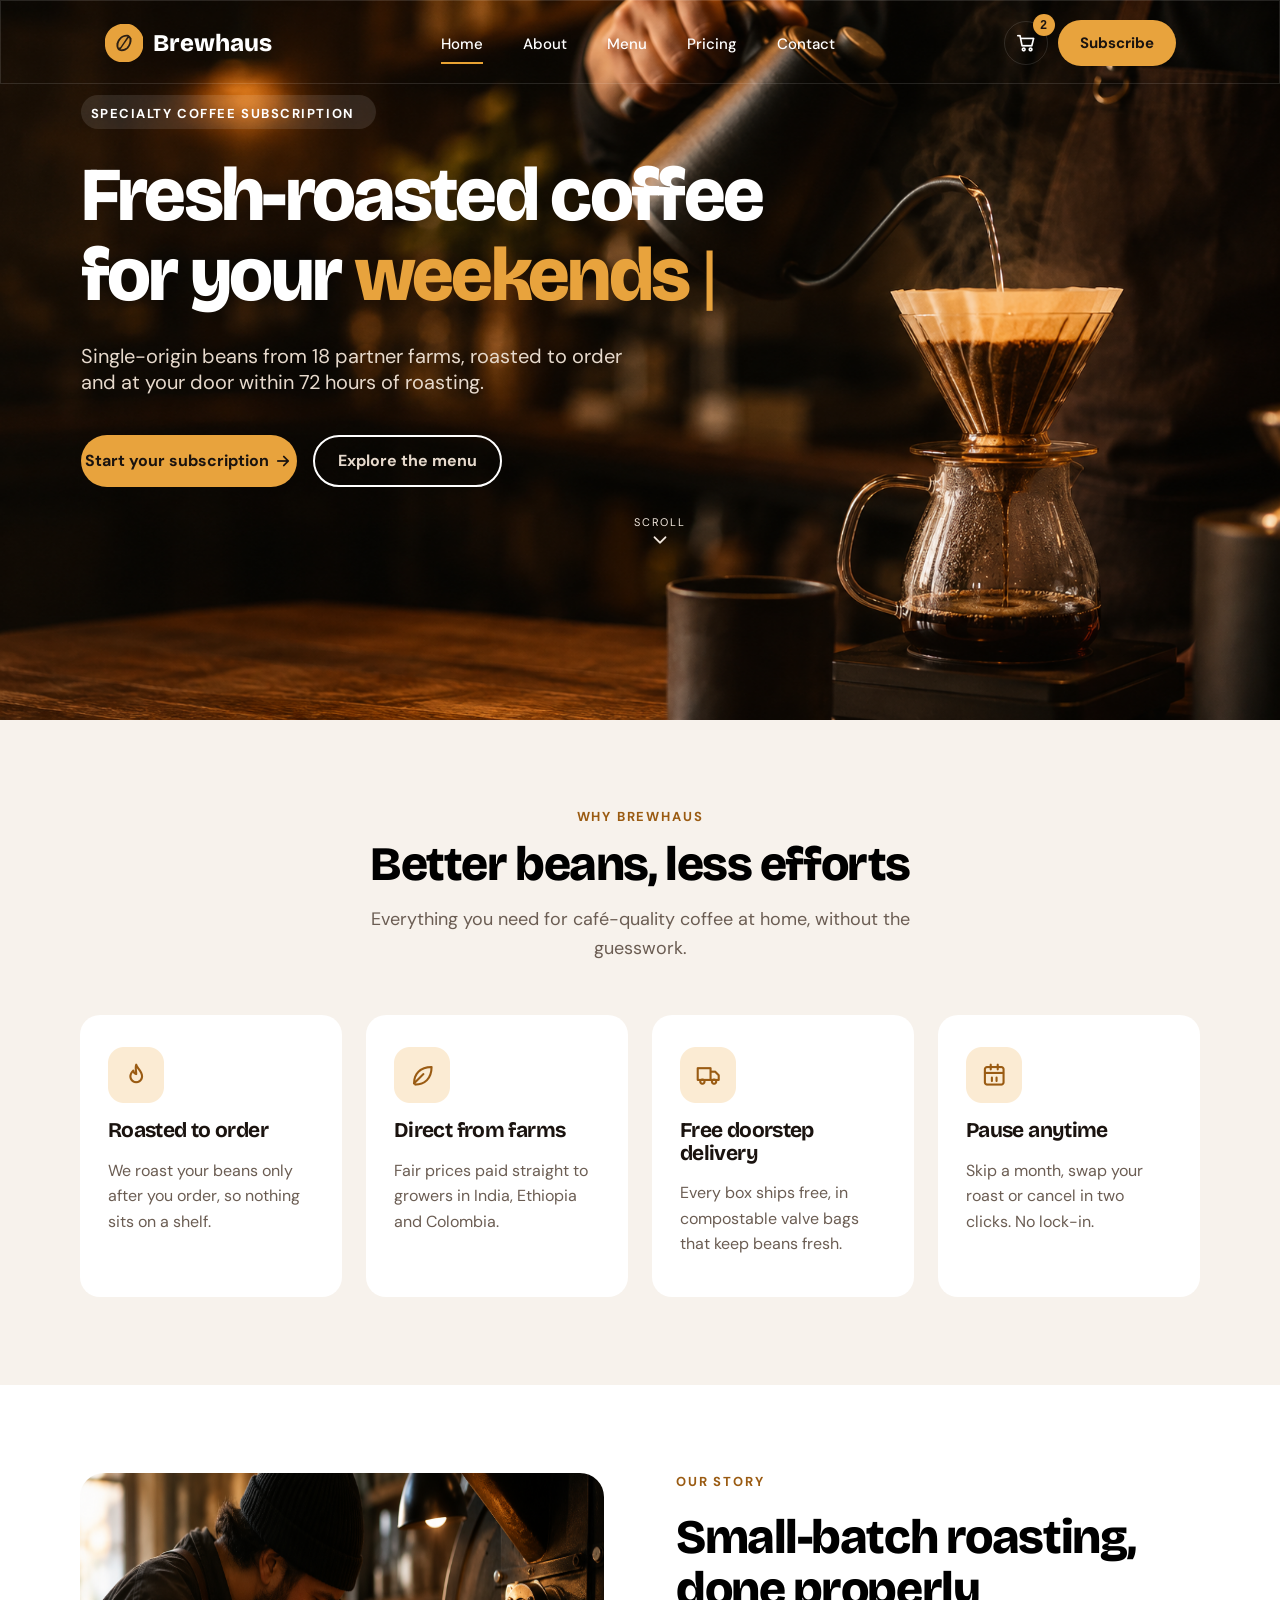
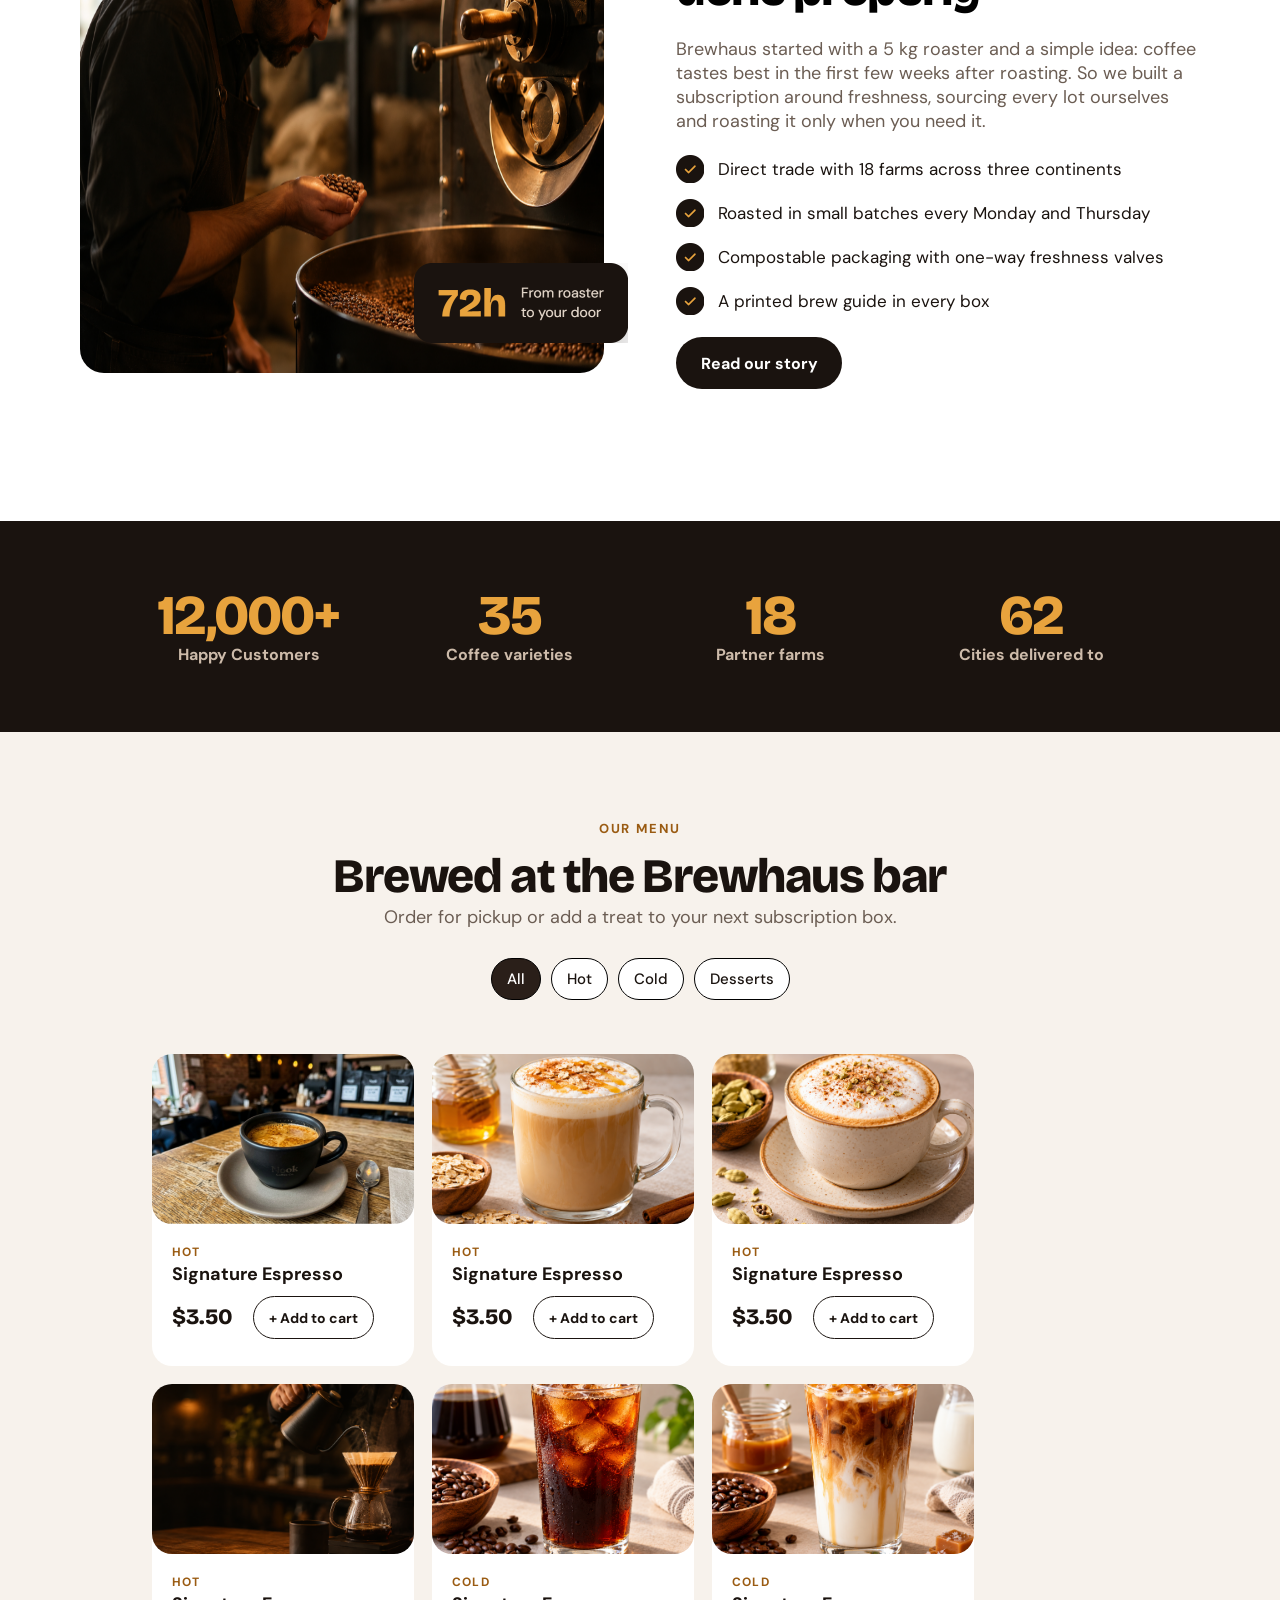
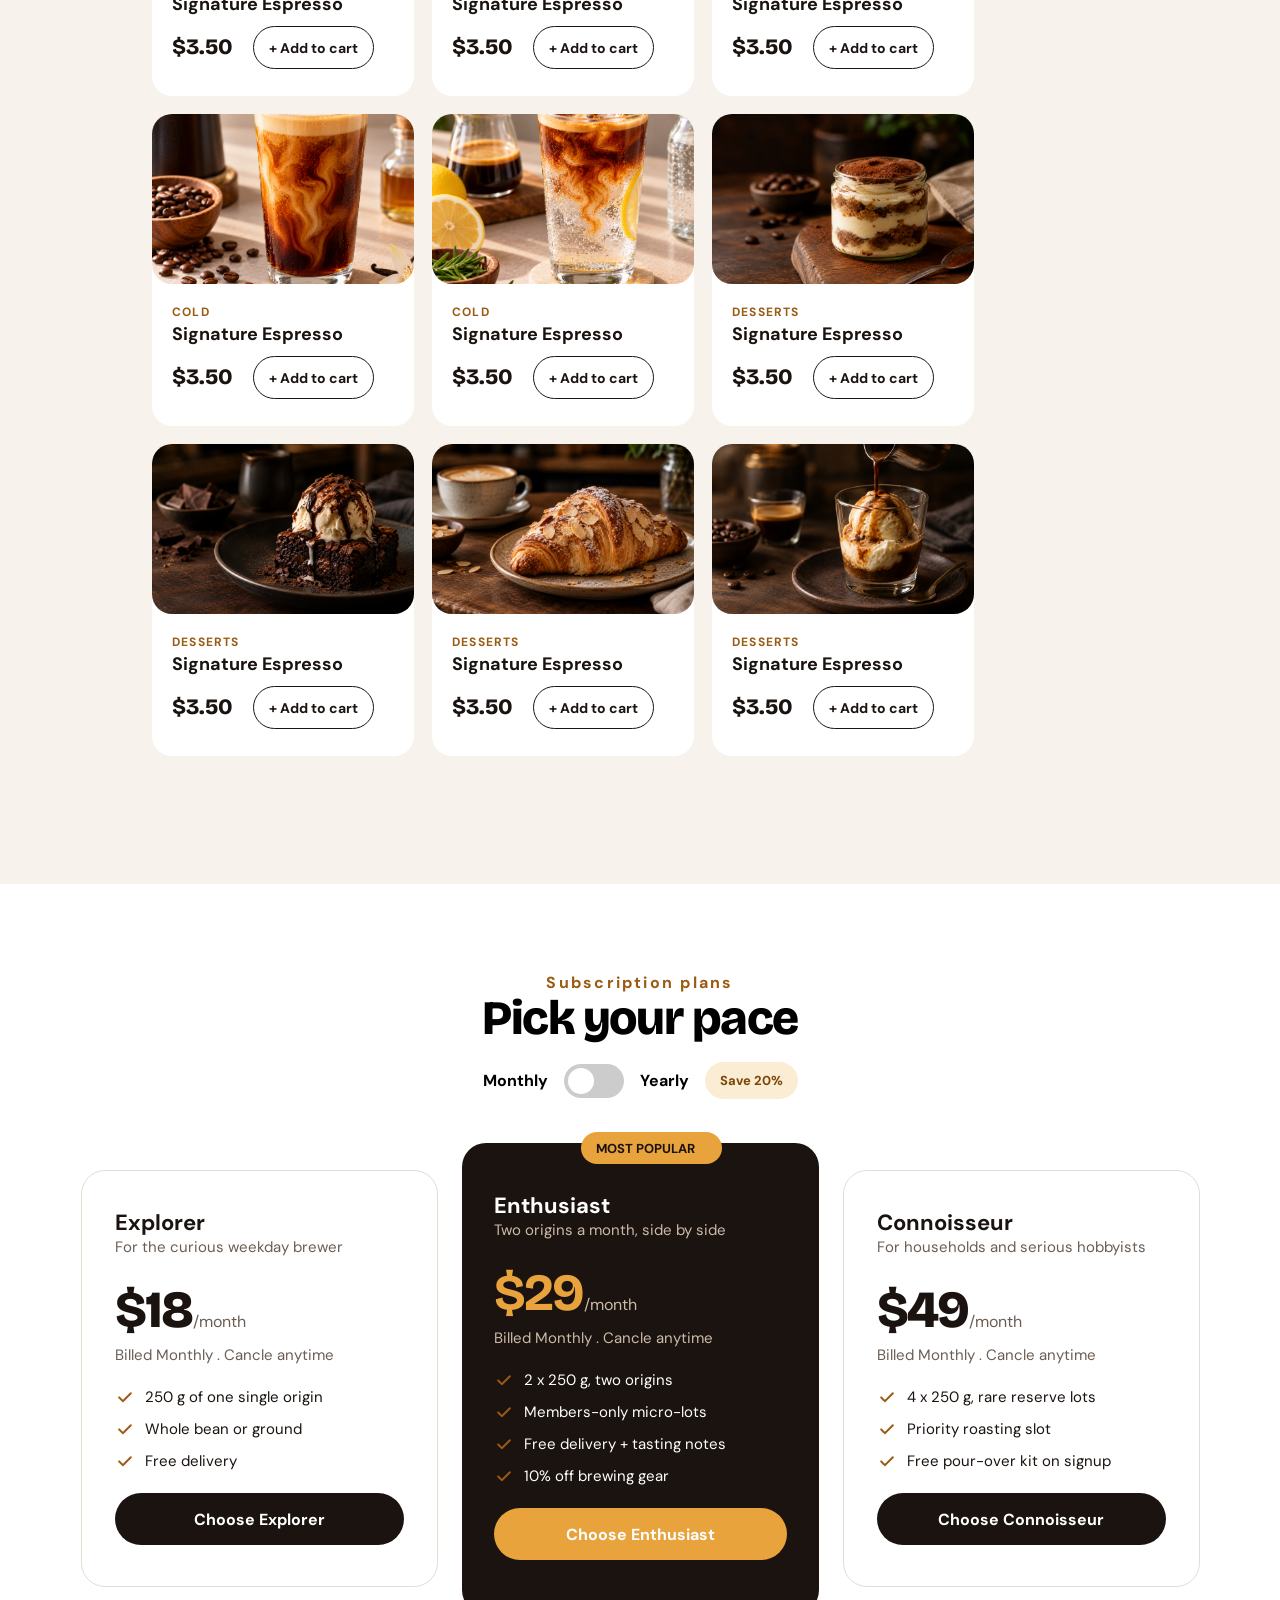
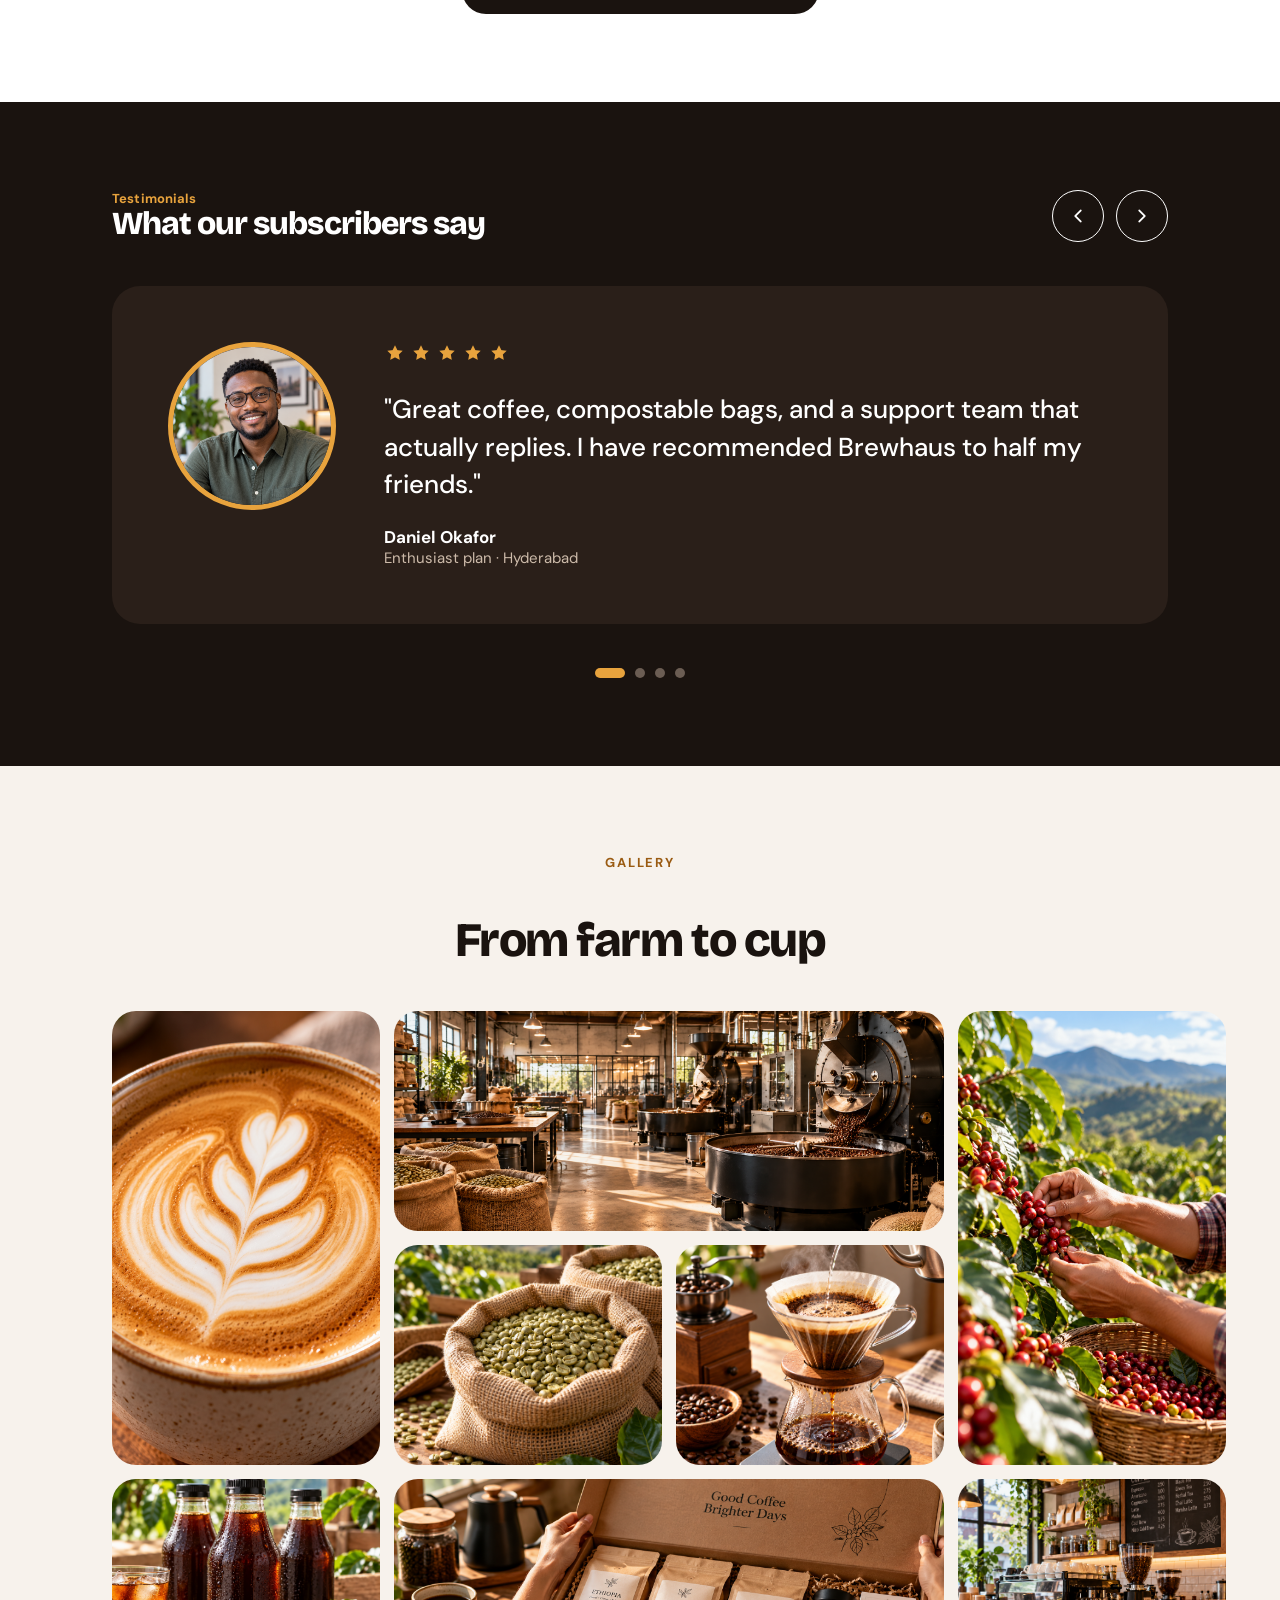
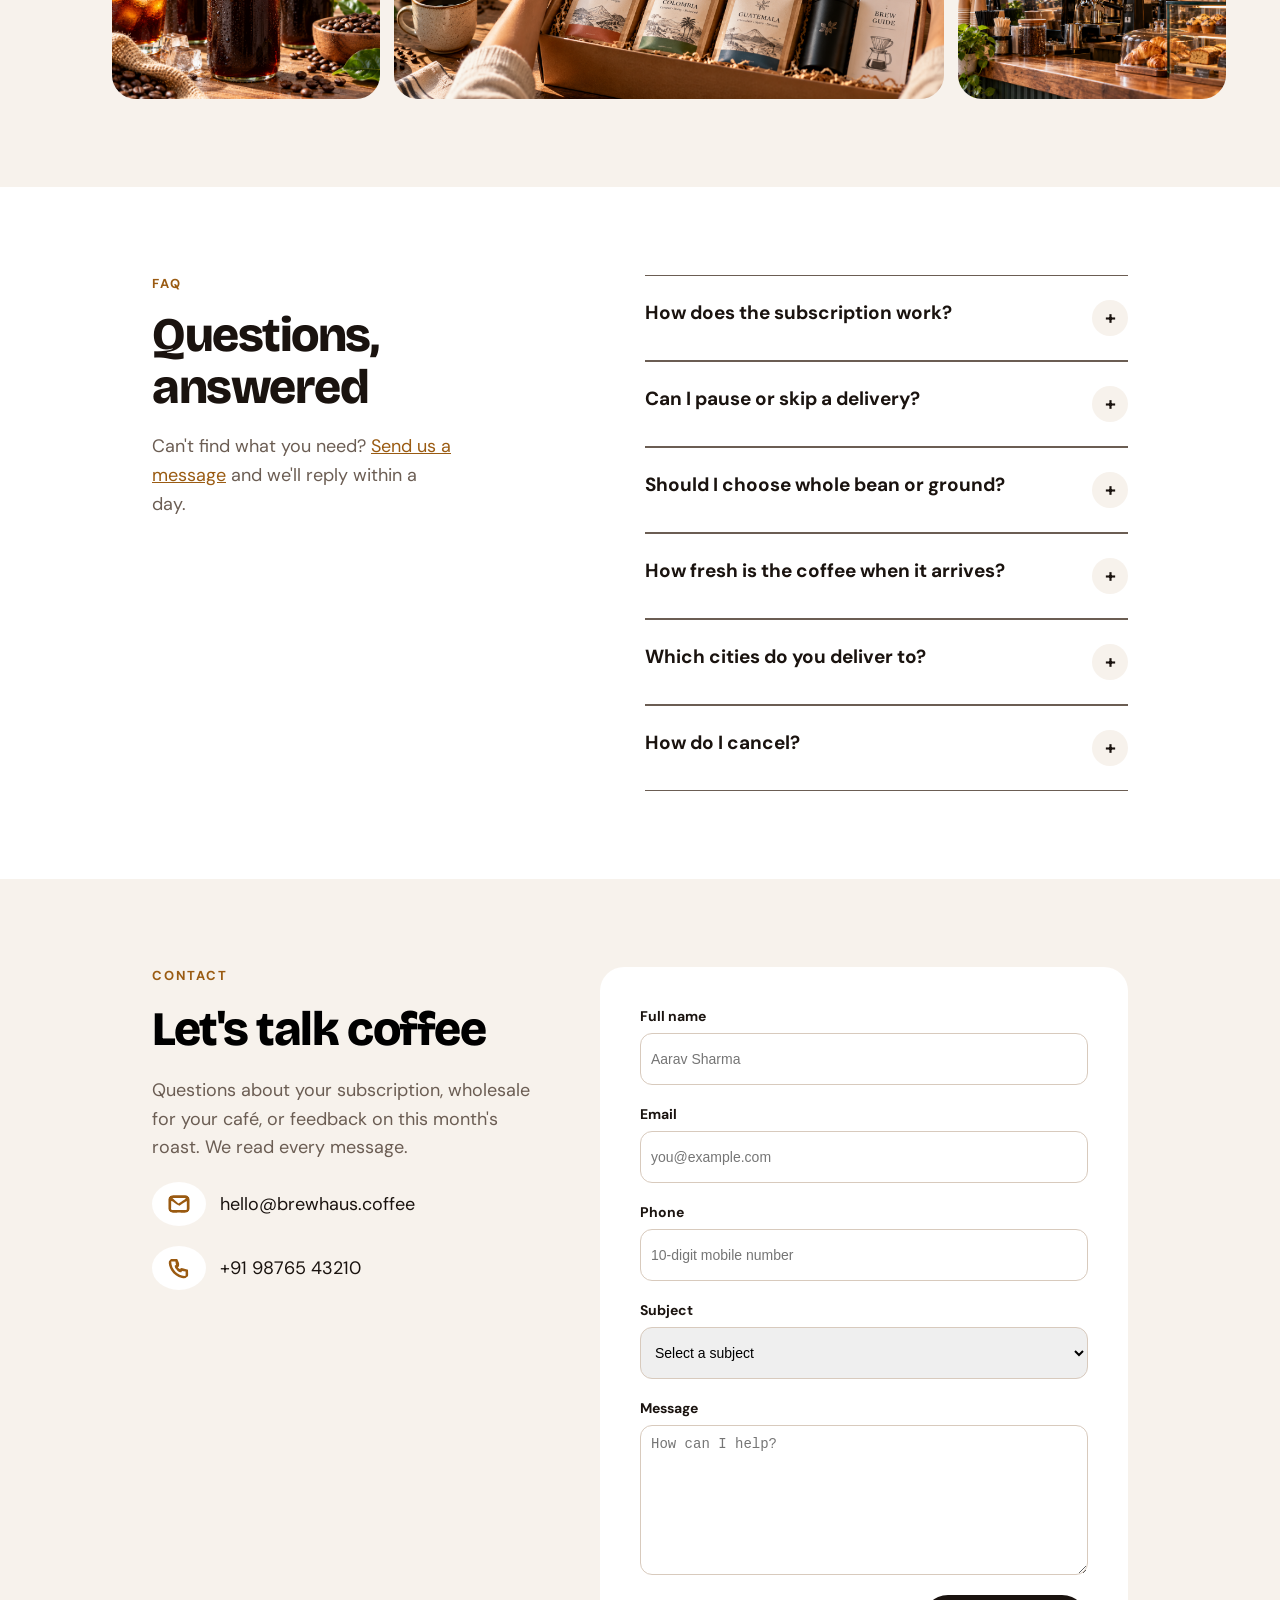
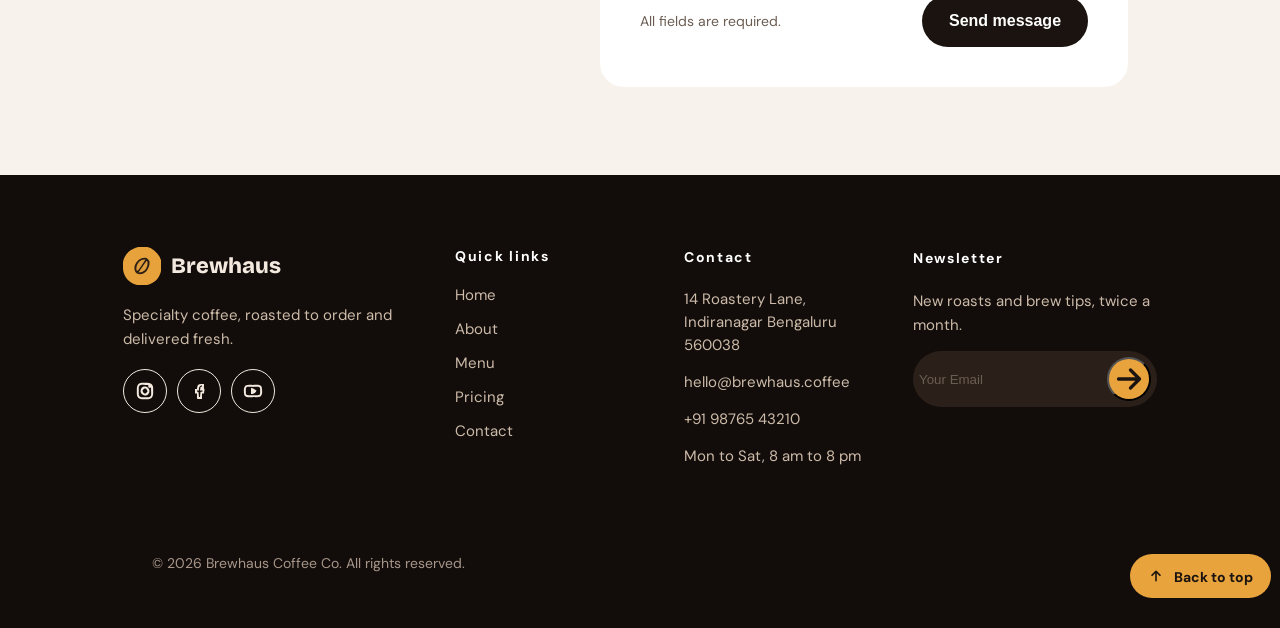
<file: index.html>
<!DOCTYPE html>
<html lang="en">
<head>
	<meta charset="UTF-8">
	<meta name="viewport" content="width=device-width, initial-scale=1.0">
	<title>Brewhaus</title>

	<!-- Google Fonts  -->
	 <link rel="preconnect" href="https://fonts.googleapis.com">
	<link rel="preconnect" href="https://fonts.gstatic.com" crossorigin>
	<link href="https://fonts.googleapis.com/css2?family=Bricolage+Grotesque:opsz,wght@12..96,200..800&family=DM+Sans:ital,opsz,wght@0,9..40,100..1000;1,9..40,100..1000&display=swap" rel="stylesheet">

	<link rel="stylesheet" href="style.css">
</head>
<body>
	<div class="main-container">
		
		<div class="navbar-hero-section" id="home-id">
			
			<div class="navbar-container">
				<div class="nav-bar">
					<div class="navbar-left">
						<img src="./images/brewhaus-logo.svg" alt="brewhaus logo">
						<h1>Brewhaus</h1>
					</div>

					<div class="navbar-middle">
						<span><a href="#home-id">Home</a></span>
						<span><a href="#about-us-id">About</a></span>
						<span><a href="#our-menu-id">Menu</a></span>
						<span><a href="#Subscription-plans-id">Pricing</a></span>
						<span><a href="#contact-us-id">Contact</a></span>
					</div>

					<div class="navbar-right">

						<div class="shop-cart-container">
							<img src="./images/cart-new.png" alt="cart image" id="cart-img">
							<div class="item-counter">2</div>
						</div>
						
						<div class="subscribe-btn">
							<a href="#Subscription-plans-id">Subscribe</a>
						</div>

						<!-- Hamburger menu  -->
						<img src="./images/hamburger-icon.png" alt="Hamburger icon image" id="hamburger-icon-img">
					</div>
					
					
					<!-- Hamburger Section  -->
					<div class="hamburger" id="hamburger-menu">	

						<div class="hamburger-header">
							<h2>Brewhaus</h2>
							<button class="close-btn" id="close-menu-btn"><img src="./images/hamburger-cross-new.png" alt="Hamburger cross"></button>
						</div>

						<div class="hamburger-options-container">
							<div class="options">
								<a href="#">Home</a>
								<img src="./images/go-right-review.png" alt="go right">
							</div>
							<div class="options">
								<a href="#about-us-id">About</a>
								<img src="./images/go-right-review.png" alt="go right">
							</div>
							<div class="options">
								<a href="#our-menu-id">Menu</a>
								<img src="./images/go-right-review.png" alt="go right">
							</div>
							<div class="options">
								<a href="#Subscription-plans-id">Pricing</a>
								<img src="./images/go-right-review.png" alt="go right">
							</div>
							<div class="options">
								<a href="./index2.html">Contact</a>
								<img src="./images/go-right-review.png" alt="go right">
							</div>
						
						</div>

						<div class="hamburger-footer">
							<a href="#Subscription-plans-id" class="hamburger-subscribe-btn subscribe-btn">Subscribe</a>
						</div>
						

					</div>

				</div>
			</div>

			<div class="hero-container">
				<div id="special-coffee">SPECIALTY COFFEE SUBSCRIPTION</div>
				<div class="hero-heading">Fresh-roasted coffee for your <span id="text-changer">Morning</span> <span id="vertical-bar">|</span></div>
			

				
				<div class="hero-para">Single-origin beans from 18 partner farms, roasted to order and at your door within 72 hours of roasting.</div>
				<div class="hero-buttons">
					<div class="start-btn">
						<a href="#Subscription-plans-id">Start your subscription <img src="./images/hero-right-arrow.png" alt=""> </a>
					</div>

					<div class="explore-btn">
						<a href="#our-menu-id">Explore the menu</a>
					</div>
				</div>

				<div class="scroll-btn"><a href="#why-section-id">SCROLL <img src="./images/hero-down-arrow.png" alt="Down allow"></a></div>
			</div>
		</div>

		<!-- Why brewhaus section  -->
		<div class="why-brewhaus-section" id="why-section-id">
			<div class="why-container">
				<h3>WHY BREWHAUS</h3>
				<h2>Better beans, less efforts</h2>
				<p>Everything you need for café-quality coffee at home, without the guesswork.</p>
				<div class="why-boxes">

					<div class="card" id="why-card1">
						<img src="./images/why-card1.png" alt="why card1">
						<div class="why-card-text">
							<h2>Roasted to order</h2>
							<p>We roast your beans only after you order, so nothing sits on a shelf.</p>
						</div>
					</div>

					<div class="card" id="why-card2">
						<img src="./images/why-card2.png" alt="why card2">
						<div class="why-card-text">
							<h2>Direct from farms</h2>
							<p>Fair prices paid straight to growers in India, Ethiopia and Colombia.</p>
						</div>
					</div>

					<div class="card" id="why-card3">
						<img src="./images/why-card3.png" alt="why card3">
						<div class="why-card-text">
							<h2>Free doorstep delivery</h2>
							<p>Every box ships free, in compostable valve bags that keep beans fresh.</p>
						</div>
					</div>
					
					<div class="card" id="why-card4">
						<img src="./images/why-card4.png" alt="why card4">
						<div class="why-card-text">
							<h2>Pause anytime</h2>
							<p>Skip a month, swap your roast or cancel in two clicks. No lock-in.</p>
						</div>
					</div>

				</div>
			</div>
		</div>

		<!-- Our Story Section  -->
		<div class="story-section" id="about-us-id">
			<div class="story-container">
				
				<div class="story-left">
					<img src="./images/story-left-bg.png" alt="breqhaus-logo" id="story-bg">	
					<img src="./images/72-hours.png" alt="72 hr img" id="hours-img">
				</div>
				
				<div class="story-right">
					<span>OUR STORY</span>
					<h2>Small-batch roasting, done properly</h2>
					<p>Brewhaus started with a 5 kg roaster and a simple idea: coffee tastes best in the first few weeks after roasting. So we built a subscription around freshness, sourcing every lot ourselves and roasting it only when you need it.</p>

					<div class="checks">
						<p><img src="./images/story-tick.png" alt="story-tick">Direct trade with 18 farms across three continents</p>
						<p><img src="./images/story-tick.png" alt="story-tick">Roasted in small batches every Monday and Thursday</p>
						<p><img src="./images/story-tick.png" alt="story-tick">Compostable packaging with one-way freshness valves</p>
						<p><img src="./images/story-tick.png" alt="story-tick">A printed brew guide in every box</p>
					</div>
					
					<div class="read-story-btn">
						<a href="#">Read our story</a>
					</div>

				</div>
			</div>
		</div>

		<!-- Counter sectio  -->
		<div class="counter-section">	
			<div><span>12,000+</span><h3>Happy Customers</h3></div>
			<div><span>35</span><h3>Coffee varieties</h3></div>
			<div><span>18</span><h3>Partner farms</h3></div>
			<div><span>62</span><h3>Cities delivered to</h3></div>
		</div>
		
		<!-- menu section -->
		<div class="menu-section" id="our-menu-id">
			<span>OUR MENU</span>
			<h2>Brewed at the Brewhaus bar</h2>
			<p>Order for pickup or add a treat to your next subscription box.</p>
			<div class="categories">
				<div class="menu-button" id="all">All</div>
				<div class="menu-button" id="hot">Hot</div>
				<div class="menu-button" id="cold">Cold</div>
				<div class="menu-button" id="desserts">Desserts</div>
			</div>

			<div class="menu-cards-container">

				<div class="menu-card hot-card" >
					<img src="./images/menu-cards/hot-cup1.png" alt="Hot cup 1">
					<span>HOT</span>
					<p>Signature Espresso</p>
					<div class="price-buy">
						<price>$3.50</price>
						<div class="buy-btn buy-btn1">
							<a href="#our-menu-id">+ Add to cart</a>
						</div>
					</div>
				</div>

				<div class="menu-card hot-card" >
					<img src="./images/menu-cards/hot-cup2.png" alt="Hot cup 1">
					<span>HOT</span>
					<p>Signature Espresso</p>
					<div class="price-buy">
						<price>$3.50</price>
						<div class="buy-btn buy-btn">
							<a href="#our-menu-id">+ Add to cart</a>
						</div>
					</div>
				</div>

				<div class="menu-card hot-card" >
					<img src="./images/menu-cards/hot-cup3.png" alt="Hot cup 1">
					<span>HOT</span>
					<p>Signature Espresso</p>
					<div class="price-buy">
						<price>$3.50</price>
						<div class="buy-btn buy-btn3">
							<a href="#our-menu-id">+ Add to cart</a>
						</div>
					</div>
				</div>

				<div class="menu-card hot-card" >
					<img src="./images/menu-cards/hot-cup4.png" alt="Hot cup 1">
					<span>HOT</span>
					<p>Signature Espresso</p>
					<div class="price-buy">
						<price>$3.50</price>
						<div class="buy-btn buy-btn4">
							<a href="#our-menu-id">+ Add to cart</a>
						</div>
					</div>
				</div>

				<div class="menu-card cold-card" >
					<img src="./images/menu-cards/cold1.png" alt="Hot cup 1">
					<span>COLD</span>
					<p>Signature Espresso</p>
					<div class="price-buy">
						<price>$3.50</price>
						<div class="buy-btn buy-btn5">
							<a href="#our-menu-id">+ Add to cart</a>
						</div>
					</div>
				</div>

				<div class="menu-card cold-card" >
					<img src="./images/menu-cards/cold2.png" alt="Hot cup 1">
					<span>COLD</span>
					<p>Signature Espresso</p>
					<div class="price-buy">
						<price>$3.50</price>
						<div class="buy-btn buy-btn6">
							<a href="#our-menu-id">+ Add to cart</a>
						</div>
					</div>
				</div>

				<div class="menu-card cold-card" >
					<img src="./images/menu-cards/cold3.png" alt="Hot cup 1">
					<span>COLD</span>
					<p>Signature Espresso</p>
					<div class="price-buy">
						<price>$3.50</price>
						<div class="buy-btn buy-btn7">
							<a href="#our-menu-id">+ Add to cart</a>
						</div>
					</div>
				</div>

				<div class="menu-card cold-card" >
					<img src="./images/menu-cards/cold4.png" alt="Hot cup 1">
					<span>COLD</span>
					<p>Signature Espresso</p>
					<div class="price-buy">
						<price>$3.50</price>
						<div class="buy-btn buy-btn8">
							<a href="#our-menu-id">+ Add to cart</a>
						</div>
					</div>
				</div>

				<div class="menu-card desserts-card" >
					<img src="./images/menu-cards/desserts1.png" alt="Hot cup 1">
					<span>DESSERTS</span>
					<p>Signature Espresso</p>
					<div class="price-buy">
						<price>$3.50</price>
						<div class="buy-btn buy-btn9">
							<a href="#our-menu-id">+ Add to cart</a>
						</div>
					</div>
				</div>

				<div class="menu-card desserts-card" >
					<img src="./images/menu-cards/desserts2.png" alt="Hot cup 1">
					<span>DESSERTS</span>
					<p>Signature Espresso</p>
					<div class="price-buy">
						<price>$3.50</price>
						<div class="buy-btn buy-btn10">
							<a href="#our-menu-id">+ Add to cart</a>
						</div>
					</div>
				</div>

				<div class="menu-card desserts-card" >
					<img src="./images/menu-cards/desserts3.png" alt="Hot cup 1">
					<span>DESSERTS</span>
					<p>Signature Espresso</p>
					<div class="price-buy">
						<price>$3.50</price>
						<div class="buy-btn buy-btn11">
							<a href="#our-menu-id">+ Add to cart</a>
						</div>
					</div>
				</div>

				<div class="menu-card desserts-card" >
					<img src="./images/menu-cards/desserts4.png" alt="Hot cup 1">
					<span>DESSERTS</span>
					<p>Signature Espresso</p>
					<div class="price-buy">
						<price>$3.50</price>
						<div class="buy-btn buy-btn12">
							<a href="#our-menu-id">+ Add to cart</a>
						</div>
					</div>
				</div>

			</div>

		</div>

		<!-- Plans section  -->
		<div class="pricing-section" id="Subscription-plans-id">
			<div class="pricing-container">
				
				<div class="pricing-upper">
					<h5>Subscription plans</h5>
					<h2>Pick your pace</h2>
					<div class="monthy-yearly-change">
						<span>Monthly</span>	
						
						<!-- <button type="button" role="switch" aria-checked="true" id="switch-btn">
							<span aria-hidden="true">off</span>
  							<span aria-hidden="false">on</span>
						</button> -->

						<!-- Rounded switch -->
						<label class="switch" id="switch-btn">
							<input id="input-checkbox" type="checkbox">
							<span class="slider round"></span>
						</label>

						<span>Yearly</span>
						<div class="save-discount">Save 20%</div>
					</div>
				</div>

				<div class="pricing-lower">

					<div class="pricing-card explore-card edge-price-card">
						<h2>Explorer</h2>
						<p>For the curious weekday brewer</p>
						<div class="doller-price"><span id="Explorer-dollar">$18</span><p>/month</p></div>
						<p class="card-2nd-p" id="explorer-p">Billed Monthly . Cancle anytime</p>
						
						<div class="plan-includes">
							<p><img src="./images/correct-tick.png" alt="correct tick">250 g of one single origin</p>
							<p><img src="./images/correct-tick.png" alt="correct tick">Whole bean or ground</p>
							<p><img src="./images/correct-tick.png" alt="correct tick">Free delivery</p>	
						</div>

						<div class="choose-plan-btn">Choose Explorer</div>
					</div>

					<div class="most-popular-div">MOST POPULAR</div>

					<div class="pricing-card Enthusiast-card middle-price-card">
						<h2>Enthusiast</h2>
						<p>Two origins a month, side by side</p>
						<div class="doller-price"><span id="enthusiast-dollar">$29</span><p>/month</p></div>
						<p class="card-2nd-p" id="enthusiast-p">Billed Monthly . Cancle anytime</p>
						
						<div class="plan-includes middle-card-includes">
							<p><img src="./images/correct-tick.png" alt="correct tick">2 x 250 g, two origins</p>
							<p><img src="./images/correct-tick.png" alt="correct tick">Members-only micro-lots</p>
							<p><img src="./images/correct-tick.png" alt="correct tick">Free delivery + tasting notes</p>	
							<p><img src="./images/correct-tick.png" alt="correct tick">10% off brewing gear</p>
						</div>

						<div class="choose-plan-btn">Choose Enthusiast</div>	
					</div>

					<div class="pricing-card Connoisseur-card edge-price-card">
						<h2>Connoisseur</h2>
						<p>For households and serious hobbyists</p>
						<div class="doller-price"><span id="connoisseur-dollar">$49</span><p>/month</p></div>
						<p class="card-2nd-p" id="connoisseur-p">Billed Monthly . Cancle anytime</p>
						
						<div class="plan-includes">
							<p><img src="./images/correct-tick.png" alt="correct tick">4 x 250 g, rare reserve lots</p>
							<p><img src="./images/correct-tick.png" alt="correct tick">Priority roasting slot</p>
							<p><img src="./images/correct-tick.png" alt="correct tick">Free pour-over kit on signup</p>	
						</div>

						<div class="choose-plan-btn">Choose Connoisseur</div>
					</div>

				</div>

			</div>
		</div>

		<!-- Review Section  -->
		<div class="review-section">
			<div class="review-container">
				
				<div class="review-top">
					<div class="review-top-left">
						<p>Testimonials</p>
						<h1>What our subscribers say</h1>
					</div>
					<div class="review-top-right">
						<div class="go-left"><img src="./images/go-left-review.png" alt="go left"></div>
						<div class="go-right"><img src="./images/go-right-review.png" alt="go right"></div>
					</div>
				</div>
				
				<div class="review-middle review-card1">
					<div class="review-middle-left">
						<img src="./images/reviewer1.png" alt="reviewer photo">
					</div>
					<div class="review-middle-right">

						<div class="rating-starts">
							<img src="./images/rating-star-filled.png" alt="Rating star">
							<img src="./images/rating-star-filled.png" alt="Rating star">
							<img src="./images/rating-star-filled.png" alt="Rating star">
							<img src="./images/rating-star-filled.png" alt="Rating star">
							<img src="./images/rating-star-filled.png" alt="Rating star">
						</div>
						<div class="quote">"Great coffee, compostable bags, and a support team that actually replies. I have recommended Brewhaus to half my friends."</div>
						<div class="reviewer-name">
							<h5>Daniel Okafor</h5>
							<p>Enthusiast plan · Hyderabad</p>
						</div>

					</div>

				</div>

				<div class="review-middle review-card2 ReviewHider">
					<div class="review-middle-left">
						<img src="./images/reviewer2.png" alt="reviewer photo">
					</div>
					<div class="review-middle-right">

						<div class="rating-starts">
							<img src="./images/rating-star-filled.png" alt="Rating star">
							<img src="./images/rating-star-filled.png" alt="Rating star">
							<img src="./images/rating-star-filled.png" alt="Rating star">
							<img src="./images/rating-star-filled.png" alt="Rating star">
							<img src="./images/rating-star-filled.png" alt="Rating star">
						</div>
						<div class="quote">“I used to buy whatever was on the supermarket shelf. Now I can taste the difference between a Chikmagalur and an Ethiopian lot, and my mornings feel like a ritual.”</div>
						<div class="reviewer-name">
							<h5>Priya Nair</h5>
							<p>Enthusiast plan · Pune</p>
						</div>

					</div>
					
				</div>

				<div class="review-middle review-card3 ReviewHider">
					<div class="review-middle-left">
						<img src="./images/reviewer3.png" alt="reviewer photo">
					</div>
					<div class="review-middle-right">

						<div class="rating-starts">
							<img src="./images/rating-star-filled.png" alt="Rating star">
							<img src="./images/rating-star-filled.png" alt="Rating star">
							<img src="./images/rating-star-filled.png" alt="Rating star">
							<img src="./images/rating-star-filled.png" alt="Rating star">
							<img src="./images/rating-star-filled.png" alt="Rating star">
						</div>
						<div class="quote">“The beans arrive two days after roasting, every single time. Pausing for my holiday took about ten seconds.”</div>
						<div class="reviewer-name">
							<h5>Marcus Lee</h5>
							<p>Explorer plan · Mumbai</p>
						</div>

					</div>
					
				</div>

				<div class="review-middle review-card4 ReviewHider">
					<div class="review-middle-left">
						<img src="./images/reviewer4.png" alt="reviewer photo">
					</div>
					<div class="review-middle-right">

						<div class="rating-starts">
							<img src="./images/rating-star-filled.png" alt="Rating star">
							<img src="./images/rating-star-filled.png" alt="Rating star">
							<img src="./images/rating-star-filled.png" alt="Rating star">
							<img src="./images/rating-star-filled.png" alt="Rating star">
							<img src="./images/rating-star-filled.png" alt="Rating star">
						</div>
						<div class="quote">“Our whole office runs on the Connoisseur box. The tasting notes card has turned us all into coffee nerds.”</div>
						<div class="reviewer-name">
							<h5>Ananya Rao</h5>
							<p>Connoisseur plan · Bengaluru</p>
						</div>

					</div>
					
				</div>



				<div class="review-bottom">
					<div class="slider-review slider-selected"></div>
					<div class="slider-review"></div>
					<div class="slider-review"></div>
					<div class="slider-review"></div>
				</div>
				
			</div>
		</div>

		<!-- Gallery section  -->
<!-- 		
		<div class="gallery-section">
			<div class="gallery-container">
				<p>GALLERY</p>
				<h2>From farm to cup</h2>
				
				<div class="gallery-photos-container">

					<div class="gallery-left">
						<img src="./images/gallery/gallery1.png" alt="gallery image">
						<img src="./images/gallery/gallery2.png" alt="gallery image">
					</div>
					<div class="gallery-middle">
						<div class="gallery-middle-top">
							<img src="./images/gallery/gallery3.png" alt="gallery image">
						</div>
						<div class="gallery-middle-middle">
							<img src="./images/gallery/gallery4.png" alt="gallery image">
							<img src="./images/gallery/gallery5.png" alt="gallery image">
						</div>
						<div class="gallery-middle-bottom">
							<img src="./images/gallery/gallery6.png" alt="gallery image">
						</div>
					</div>
					<div class="gallery-right">
						<img src="./images/gallery/gallery7.png" alt="gallery image">	
						<img src="./images/gallery/gallery8.png" alt="gallery image">
					</div>

				</div>
			</div>
		</div>
		 -->

		<!-- Gallery section  -->
		
		<div class="gallery-section">
			<div class="gallery-container">
				<p>GALLERY</p>
				<h2>From farm to cup</h2>
				
				<div class="gallery-photos-container">
						<img id="img1" src="./images/gallery/gallery1.png" alt="gallery image">
						<img id="img2" src="./images/gallery/gallery2.png" alt="gallery image">
						<img id="img3" src="./images/gallery/gallery3.png" alt="gallery image">
						<img id="img4" src="./images/gallery/gallery4.png" alt="gallery image">
						<img id="img5" src="./images/gallery/gallery5.png" alt="gallery image">
						<img id="img6" src="./images/gallery/gallery6.png" alt="gallery image">
						<img id="img7" src="./images/gallery/gallery7.png" alt="gallery image">	
						<img id="img8" src="./images/gallery/gallery8.png" alt="gallery image">
				</div>
		
			</div>
		</div>
		
		<!-- FAQ section  -->
		<div class="faq-section">
			<div class="faq-container">
				
				<div class="faq-left">
					<h6>FAQ</h6>
					<h2>Questions, answered</h2>
					<p>Can't find what you need? <u>Send us a message</u> and we'll reply within a day.</p>
				</div>

				<div class="faq-right">
					
					<div class="question-container">
						<div class="question question1">
							<h2>How does the subscription work?</h2>
							<a class="expander expander1"> + </a>
						</div>
						<div class="answer answer1">Pick a plan and a grind, and we roast your coffee fresh and ship it on your chosen date each month. You can change your beans, quantity or delivery date from your account at any time.</div>
					</div>

					<div class="question-container">
						<div class="question question2">
							<h2>Can I pause or skip a delivery?</h2>
							<a class="expander expander2"> + </a>
						</div>
						<div class="answer answer2">Yes. Skip a single month or pause for as long as you like from your dashboard. Changes made before your roast date apply to that month.</div>
					</div>

					<div class="question-container">
						<div class="question question3">
							<h2>Should I choose whole bean or ground?</h2>
							<a class="expander expander3"> + </a>
						</div>
						<div class="answer answer3">Whole bean stays fresh longer and is best if you own a grinder. If not, tell us your brew method and we will grind to match it.</div>
					</div>

					<div class="question-container">
						<div class="question question4">
							<h2>How fresh is the coffee when it arrives?</h2>
							<a class="expander expander4"> + </a>
						</div>
						<div class="answer answer4">We roast on Mondays and Thursdays and ship the same day, so most orders arrive within 72 hours of roasting.</div>
					</div>

					<div class="question-container">
						<div class="question question5">
							<h2>Which cities do you deliver to?</h2>
							<a class="expander expander5"> + </a>
						</div>
						<div class="answer answer5">We currently deliver to 62 cities across India, with free shipping on every subscription box.</div>
					</div>

					<div class="question-container">
						<div class="question question6">
							<h2>How do I cancel?</h2>
							<a class="expander expander6"> + </a>	
						</div>
						<div class="answer answer6">Cancel in two clicks from your account settings. There are no fees or minimum terms.</div>
					</div>
					
				</div>

			</div>
		</div>

		<!-- Contact section  -->
		<div class="contact-section" id="contact-us-id">
			<div class="contact-container">
				
				<div class="contact-left">
					<span>CONTACT</span>
					<h2>Let's talk coffee</h2>
					<p>Questions about your subscription, wholesale for your café, or feedback on this month's roast. We read every message.</p>
					<div class="email-contact"><img src="./images/email-logo.svg" alt="email-logo">hello@brewhaus.coffee</div>
					<div class="call-contact"><img src="./images/call-logo.svg" alt="call-logo">+91 98765 43210</div>
				</div>

				<div class="contact-right">
					<form action="" novalidate>

						<div class="fullname">
							<label for="name">Full name</label>
							<input type="text" placeholder="Aarav Sharma" name="name" id="name" required>
							<small class="error-message"></small>
						</div>

						<div class="email">
							<label for="email">Email</label>
							<input type="email" placeholder="you@example.com" name="email" id="email" required>
							<small class="error-message"></small>
						</div>

						<div class="phone">
							<label for="phone-no">Phone</label>
							<input type="text" placeholder="10-digit mobile number" name="phone-no" id="phone-no" required>
							<small class="error-message"></small>
						</div>

						<div class="subject">
							<label for="subject-select">Subject</label>
							<select name="slect-subject" id="subject-select" required>
								<option value="" selected>Select a subject</option>
								<option value="Subscription help">Subscription help</option>
								<option value="Wholesale enquiry">Wholesale enquiry</option>
								<option value="Feedback">Feedback</option>
								<option value="Something else">Something else</option>
							</select>
							<small class="error-message"></small>
						</div>

						<div class="message">
							<label for="write-message">Message</label>
							<textarea placeholder="How can I help?" name="message" id="write-message" required></textarea>
							<small class="error-message"></small>
						</div>

						<div class="submit-field">
							<p>All fields are required.</p>

							<div class="submit-form-btn">
								<button type="submit">Send message</button>
							</div>
						</div>

					</form>

				</div>
			</div>
		</div>

		<!-- Footer section  -->
		<footer>
			<div class="main-footer">

				<div class="footer-column1">

					<div class="navbar-left footer-logo">
						<img src="./images/brewhaus-logo.svg" alt="brewhaus logo">
						<h1>Brewhaus</h1>
					</div>
					<p>Specialty coffee, roasted to order and delivered fresh.</p>
					<div class="social-media">
						<div class="img-container"><img src="./images/instagram.svg" alt="instagram"></div>
						<div class="img-container"><img src="./images/facebook.svg" alt="facebook"></div>
						<div class="img-container"><img src="./images/youtube.svg" alt="facebook"></div>
					</div>
				</div>

				<div class="footer-column2">
					<h2>Quick links</h2>
					<a href="">Home</a>
					<a href="">About</a>
					<a href="">Menu</a>
					<a href="">Pricing</a>
					<a href="">Contact</a>
				</div>

				<div class="footer-column3">
					<h2>Contact</h2>
					<p>14 Roastery Lane, Indiranagar Bengaluru 560038</p>
					<p>hello@brewhaus.coffee</p>
					<p>+91 98765 43210</p>
					<p>Mon to Sat, 8 am to 8 pm</p>
				</div>

				<div class="footer-column4">
					<h2>Newsletter</h2>
					<p>New roasts and brew tips, twice a month.</p>
					<div class="footer-send-email">
						<input type="text" placeholder="Your Email">
						<button type=""><img src="./images/hero-right-arrow.png" alt="right-arrow"></button>
					</div>
				</div>

			</div>
			<div class="footer-strip">
				<div class="strip-container">
					<p>© 2026 Brewhaus Coffee Co. All rights reserved.</p>
					<a class="back-to-btn"><img src="./images/up-arrow-footer.png" alt="up arrow"> Back to top</a>
				</div>		
			</div>
		</footer>
		

	
	</div>
	<script src="script.js"></script>
</body>
</html>
</file>
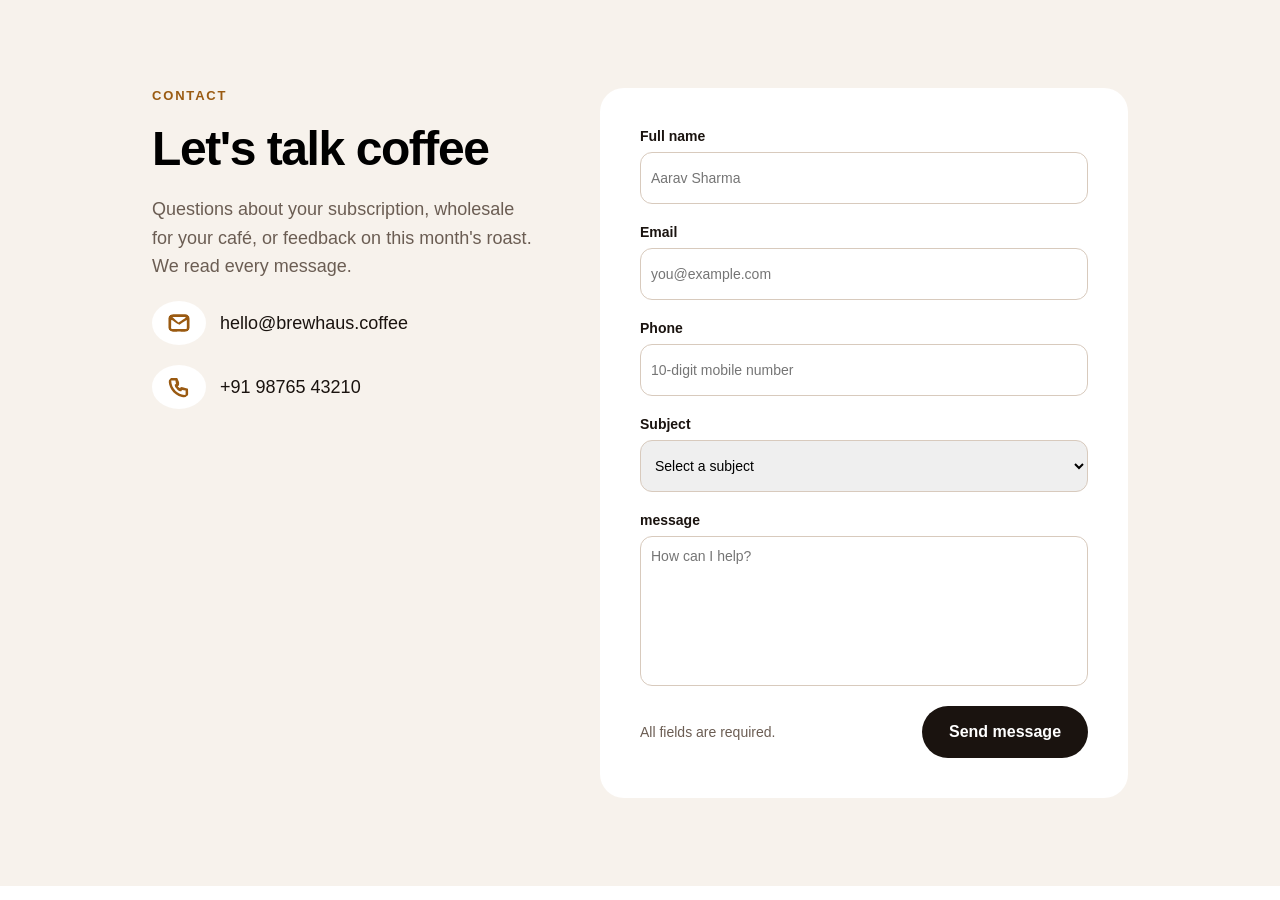
<file: contactPage.html>
<!DOCTYPE html>
<html lang="en">
<head>
	<meta charset="UTF-8">
	<meta name="viewport" content="width=device-width, initial-scale=1.0">
	<title>new page</title>
	<link rel="stylesheet" href="style.css">
</head>
<body>
	<div class="contact-section" id="contact-us-id">
			<div class="contact-container">
				
				<div class="contact-left">
					<span>CONTACT</span>
					<h2>Let's talk coffee</h2>
					<p>Questions about your subscription, wholesale for your café, or feedback on this month's roast. We read every message.</p>
					<div class="email-contact"><img src="./images/email-logo.svg" alt="email-logo">hello@brewhaus.coffee</div>
					<div class="call-contact"><img src="./images/call-logo.svg" alt="call-logo">+91 98765 43210</div>
				</div>

				<div class="contact-right">
					<form action="">

						<div class="fullname">
							<label for="name">Full name</label>
							<input type="text" placeholder="Aarav Sharma" name="name" id="name" required>
						</div>

						<div class="email">
							<label for="email">Email</label>
							<input type="email" placeholder="you@example.com" name="email" id="email" required>
						</div>
						
						<div class="phone">
							<label for="phone-no">Phone</label>
							<input type="text" placeholder="10-digit mobile number" name="phone-no" id="phone-no">
						</div>

						<div class="subject">
							<label for="subject-select">Subject</label>
							<select name="slect-subject" id="subject-select">
								<!-- <option value="" disabled selected hidden>Select a subject</option> -->
								<option value="" selected>Select a subject</option>
								<option value="Subscription help">Subscription help</option>
								<option value="Wholesale enquiry">Wholesale enquiry</option>
								<option value="Feedback">Feedback</option>
								<option value="Something else">Something else</option>
							</select>
						</div>

						<div class="message">
							<label for="write-message">message</label>
							<input type="text" placeholder="How can I help?" name="message" id="write-message">
						</div>

						<div class="submit-field">
							<p>All fields are required.</p>
							<div class="read-story-btn">
								<a href="#">Send message</a>
							</div>
						</div>

					</form>

				</div>
			</div>
		</div>
</body>
</html>
</file>
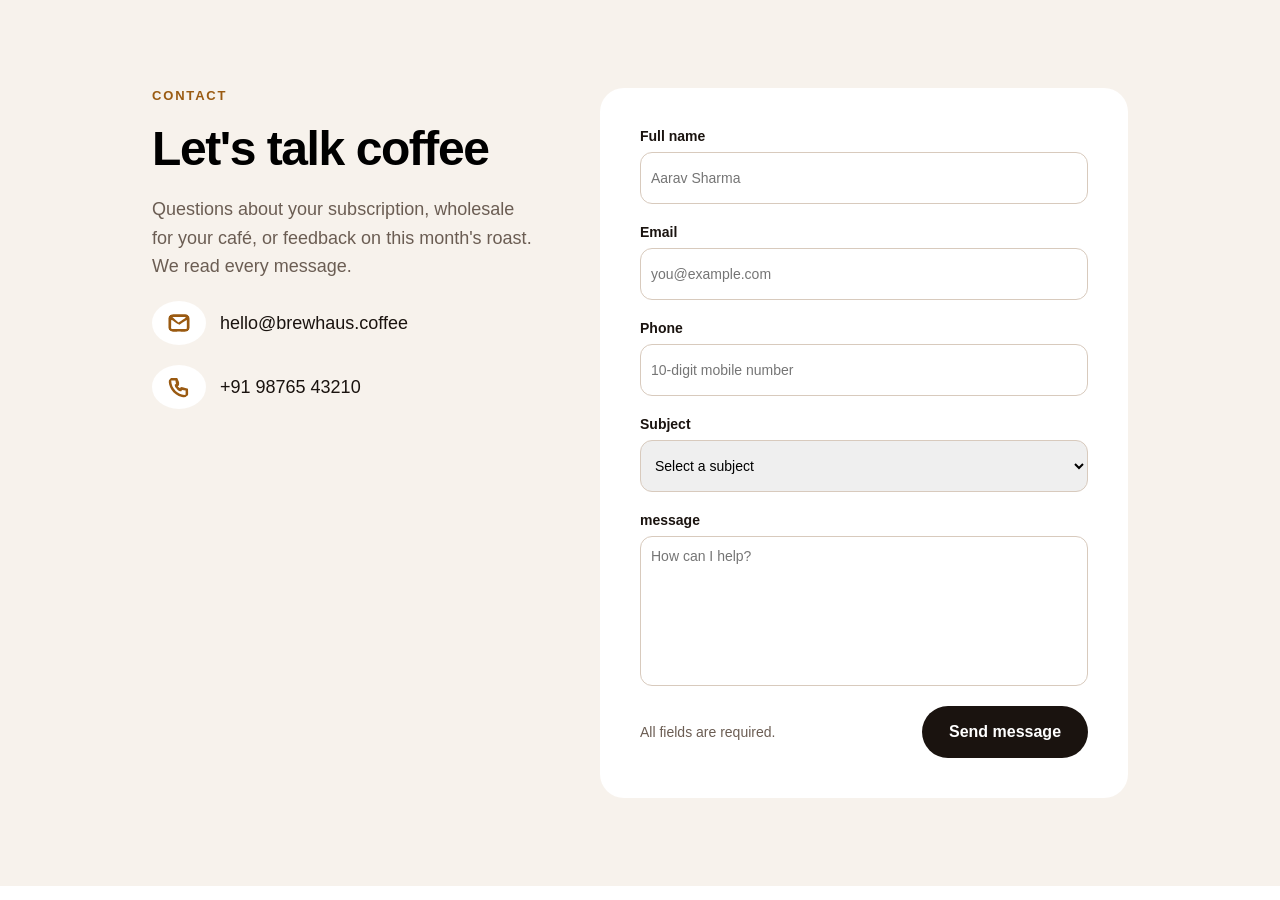
<file: images/contactPage.html>
<!DOCTYPE html>
<html lang="en">
<head>
	<meta charset="UTF-8">
	<meta name="viewport" content="width=device-width, initial-scale=1.0">
	<title>new page</title>
	<link rel="stylesheet" href="../style.css">
</head>
<body>
	<div class="contact-section" id="contact-us-id">
			<div class="contact-container">
				
				<div class="contact-left">
					<span>CONTACT</span>
					<h2>Let's talk coffee</h2>
					<p>Questions about your subscription, wholesale for your café, or feedback on this month's roast. We read every message.</p>
					<div class="email-contact"><img src="email-logo.svg" alt="email-logo">hello@brewhaus.coffee</div>
					<div class="call-contact"><img src="call-logo.svg" alt="call-logo">+91 98765 43210</div>
				</div>

				<div class="contact-right">
					<form action="">

						<div class="fullname">
							<label for="name">Full name</label>
							<input type="text" placeholder="Aarav Sharma" name="name" id="name" required>
						</div>

						<div class="email">
							<label for="email">Email</label>
							<input type="email" placeholder="you@example.com" name="email" id="email" required>
						</div>
						
						<div class="phone">
							<label for="phone-no">Phone</label>
							<input type="text" placeholder="10-digit mobile number" name="phone-no" id="phone-no">
						</div>

						<div class="subject">
							<label for="subject-select">Subject</label>
							<select name="slect-subject" id="subject-select">
								<!-- <option value="" disabled selected hidden>Select a subject</option> -->
								<option value="" selected>Select a subject</option>
								<option value="Subscription help">Subscription help</option>
								<option value="Wholesale enquiry">Wholesale enquiry</option>
								<option value="Feedback">Feedback</option>
								<option value="Something else">Something else</option>
							</select>
						</div>

						<div class="message">
							<label for="write-message">message</label>
							<input type="text" placeholder="How can I help?" name="message" id="write-message">
						</div>

						<div class="submit-field">
							<p>All fields are required.</p>
							<div class="read-story-btn">
								<a href="#">Send message</a>
							</div>
						</div>

					</form>

				</div>
			</div>
		</div>
</body>
</html>
</file>
<file: style.css>
:root {
  --font: 'Bricolage Grotesque', sans-serif;
}

* {
    margin: 0;
    padding: 0;
    box-sizing: border-box;
}

html {
	width: 100%;
	scroll-behavior: smooth;
}

body { 
	width: 100%; 
	min-width: 320px; 
	overflow-x: hidden; 
	font-family: 'DM Sans', sans-serif; 
}

.main-container {
	width: 100%;
    max-width: none;
    margin: 0;
}

/* Navbar and hero section  */

.navbar-hero-section {
	background-image: url(./images/hero-bg.png);
	background-size: cover;       
	background-position: center;
	background-repeat: no-repeat;
	width: 100%;
	min-height: 720px;
}

.navbar-container {
    height: 84px;
    width: 100%;
    position: fixed;
    top: 0;
    z-index: 1000;

    border: 0.5px solid rgba(255, 255, 255, 0.12);

    transition: 
        background-color 0.3s ease,
        box-shadow 0.3s ease,
        height 0.3s ease,
        border-color 0.3s ease;
}

.navbar-container.scrolled {
    height: 72px;
    background-color: #FFFFFF;
    border-color: #FFFFFF;
    box-shadow: 0 4px 20px rgba(0, 0, 0, 0.08);
}

.navbar-container.scrolled .nav-bar .navbar-right .shop-cart-container img {
	display: none;	
}

.navbar-container.scrolled .nav-bar .navbar-right .shop-cart-container div {
	height: 44px;
	width: 44px;

	top: 0px;
	right: 0px;
}

.nav-bar {
	width: 100%;
    max-width: 1199px;
    min-height: 84px;

    margin: 0 auto;
    padding: 0 24px;

    display: flex;
    justify-content: space-between;
    align-items: center;
}

/* Navbar left  */
.navbar-left {
	display: flex;
	align-items: center;
	margin-left: 40px;
	gap: 10px;
}

.navbar-left h1 {
	color: #FFFFFF;
	font-family: 'Bricolage Grotesque';
	font-weight: 800;
	font-size: 24px;
	transition: color 0.3s ease;
}

.navbar-container.scrolled .navbar-left h1 {
    color: #111111;
}

.navbar-left img {
	height: 38px;
	width: 38px;
}

/* navbar middle  */
.navbar-middle {
	width: 394px;
	display: flex;
	justify-content: space-between;
	align-items: center;
	
}

.navbar-middle a {
	text-decoration: none;
	color: #FFFFFF;
	font-size: 15px;
	font-weight: 500;
	position: relative;
}

.navbar-middle a::after {
    content: "";

    position: absolute;
    left: 0;
    bottom: -10px;

    width: 0;
    height: 2px;

    background-color: #E8A33D;
}

.navbar-middle a.active::after {
    width: 100%;
}

.navbar-container.scrolled .navbar-middle a {
    color: #333333;
}

.navbar-middle a::after {
    content: "";

    position: absolute;
    left: 0;
    bottom: -10px;

    width: 0;
    height: 2px;

    background-color: #e9a333;
}

/* navbar right  */
.navbar-right {
	display: flex;
	align-items: center;
	margin-right: 40px;
	gap: 10px;
}

.navbar-right .shop-cart-container {
	height: 44px;
	width: 44px;
	display: flex;
	justify-content: center;
	align-items: center;
	padding: 10px 20px;
	border-radius: 50%;
	border: 1px solid #FFFFFF1f;

	position: relative; 
}

.item-counter {
	height: 22px;
	width: 22px;
	background-color: #E8A33D;

	color: #1A130F;
	font-family: Arial, Helvetica, sans-serif;
	border-radius: 50%;
	font-size: 12px;
	font-weight: 700;

	display: flex;
	justify-content: center;
	align-items: center;

	flex-shrink: 0; 

	position: absolute;
	top: -8px;
	right: -8px;
}

.navbar-right .shop-cart-container img {
	height: 22px;
	width: 22px;
}

.subscribe-btn {
	width: 118px;
	height: 46px;
	background-color: #E8A33D;
	border-radius: 30px;
	
	display: flex;
  	justify-content: center; 
  	align-items: center;     	
}

.subscribe-btn a {
	font-weight: 400;
	font-size: 15px;
	text-decoration: none;
	color: #1A130F;
	font-size: 15px;
	font-weight: 700;
	
}

/* Hamburger icon  */
.hamburger {
	display: none;
	flex-direction: column;
	justify-content: space-between;

	background-color: #1A130F;
	padding: 24px 20px;

	height: 100vh;
	width: 100%;
	max-width: 390px;

	z-index: 100;

}

.hamburger.showHamburger {
	display: flex;
}

.hamburger-header {
  display: flex;
  justify-content: space-between;
  align-items: center;
  width: 100%;
  margin-bottom: 20px;
}

.hamburger-header .close-btn {
	width: 44px;
	height: 44px;
	display: flex;
	justify-content: center;
	align-items: center;
	padding: 10px;
	background-color: #E8A33D;
	border-radius: 12px;
}

.hamburger-header h2 {
  color: #FFFFFF;
  font-family: var(--font);
  font-size: 22px;
  margin: 0;
  font-weight: 800;
}

.hamburger-header .close-btn img {
	height: 22px;
	width: 22px;
}

.hamburger-options-container {
  display: flex;
  flex-direction: column;
  margin-top: 20px;
  justify-content: space-between;
}

.hamburger .options {
	display: flex;
	justify-content: space-between;
	align-items: center;
	padding: 20px 0;
	border-bottom: 1px solid #FFFFFF1A;
}

.hamburger .options a {
	color: #FFFFFF;
	font-size: 24px;
	text-decoration: none;
	font-weight: 700;	
}

.hamburger .options a:hover  {
	color: #E8A33D;
}

.hamburger .options img {
	height: 20px;
	width: 20px;
}

.hamburger-footer {
  width: 100%;
  padding-bottom: 20px;
}

.hamburger {
	display: none;
}

.hamburger.showHamburger {
    display: flex;
}

#hamburger-icon-img {
	display: none;
	width: 	44px;
	height: 44px;
}

.hamburger-subscribe-btn  {
	width: 100%;
	text-decoration: none;
	color: #2A1F19;
	font-weight: 700;
}

/* hamburger section finish  */

.nav-bar {
  position: relative;
}

/* hero-container  */
.hero-container {
	width: 100%;
	max-width: 1199px;
	min-height: 635px;
	margin: 0 auto;

	display: flex;
	flex-direction: column;
	gap: 28px;

	padding-top: 95px;
	padding-left: 40px;
}

#special-coffee {
	height: 34px;
	width: 295px;
	color: #FFFFFF;
	background-color:  #FFFFFF1a;
	border-radius: 50px;
	justify-items: center;
	align-items: center;
	padding: 10px;

	font-size: 13px;
	font-weight: 700;
	letter-spacing: 0.12em;
}

.hero-heading {
	width: 760px;
	height: auto; 
	font-family: 'Bricolage Grotesque', sans-serif; 
	font-size: 76px;
	font-weight: 800;
	color: #FFFFFF;
	line-height: 1.02; 
	letter-spacing: -0.035em;	

}

.hero-heading span {
	color: #E8A33D;
	letter-spacing: -2.66px;	
	line-height: 78px;
	font-size: 76px;
	font-weight: 800;
	font-family: var(--font);
}

/* Blinking cursor  */
#vertical-bar {
    font-size: 75px; 
	font-weight: 400; 
	line-height: 80px; 
	transform: translateY(-4px) scaleY(1.2); 
	animation: blink 1.3s infinite;
}

@keyframes blink {
    0% {
        opacity: 1;
    }

	49% {
		opacity: 1;
	}

	50% {
		opacity: 0;
	}

    100% {
        opacity: 0;
    }
}

.hero-para {
	height: 64px;
	width: 580px;
	font-size: 20px;
	font-weight: 400;
	color: #E6D9CC;
}

.hero-buttons {
	display: flex;
	gap: 16px;

}

.hero-buttons a {
	text-decoration: none;
	color: #E6D9CC;
}

.start-btn {
	display: flex;
	border-radius: 30px;
	background-color: #E8A33D;
	gap: 14px;
	height: 52px;
	width: 216px;
	justify-content: center;
  	align-items: center;

}

.start-btn img {
	height: 18px;
	width: 18px;
}

.start-btn a {
	font-weight: 700;
	color: #1A130F;
	display: flex;
	align-items: center;
	justify-content: center;
	gap: 5px;
}

.explore-btn {
	height: 52px;
	width: 189px;
	border: 2px solid #FFFFFF;
	border-radius: 30px;
	display: flex;
	justify-content: center;
	align-items: center;
}

.explore-btn:hover {
	background-color: #FFFFFF;
	color: #1A130F;
}

.explore-btn:hover a{
	color: #1A130F;
}

.explore-btn a {
	font-weight: 700;
	font-size: 16px;
}

.scroll-btn {
	animation: float 1.8s ease-in-out infinite;
}

@keyframes float {
  0% {
    transform: translateY(0);
  }
  50% {
    transform: translateY(-8px);
  }
  100% {
    transform: translateY(0);
  }
}

.scroll-btn a {
	display: flex;
	flex-direction: column;
	align-items: center;
	justify-content: center;
	color: #F3E9DF;
	text-decoration: none;
	font-size: 11px;
	letter-spacing: 1.76px;
}

.scroll-btn img {
	height: 22px;
	width: 22px;
}


/* Why section  */
.why-brewhaus-section {
	width: 100%;
	height: auto;
	background-color: #F7F2EC;
	margin: auto;
	padding: 88px 112px;

	display: flex;
	justify-content: center;
}

.why-container {
	width: 1199px;
	height: auto;
	/* margin: 88px 112px; */
	display: flex;
	flex-direction: column;
	justify-content: center;
	align-items: center;
	gap: 14px;
}

.why-container h3 {
	color: #9A5B12;
	font-weight: 700;
	font-size: 13px;
	letter-spacing: 0.14em;
}

.why-container h2 {
	font-family: var(--font);
	font-size: 48PX;
	font-weight: 800;	
	letter-spacing: -0.03em;
	line-height: 1.08;
}

.why-container p {
	height: 58px;
	width: 560px;
	font-size: 18px;
	font-weight: 400;
	text-align: center;
	color: #6B5D53;
	line-height: 1.6;
}

.why-boxes {
	display: flex; 
	gap: 24px;
	margin-top: 38px;
	height: 282px;
	width: 1120px;
}

.card {
	display: flex;
	flex-direction: column;
	gap: 16px;
	height: 282px;
	width: 262px;
	background-color: #FFFFFF;
	padding-top: 32px;
	padding-left: 28px;
	border-radius: 20px;

	
}

/* Hover effect on the cards and gallery section  */

.menu-card,
.card,
.gallery-photos-container img {
  	transition: box-shadow 0.3s ease, transform 0.3s ease;
}

.card:hover,
.menu-card:hover {
  box-shadow: 0 12px 24px #0000001e;
  transform: translateY(-4px);
}

.gallery-photos-container img:hover {
	transform: scale(1.01);
}


.why-card-text {
	display: flex;
	flex-direction: column;
	gap: 16px;
}

.card h2 {
	font-size: 21px;
	font-weight: 700;
	color: #1A130F;
	width: 206px;
	height: auto;
}

.card p {
	font-size: 16px;
	width: 206px;
	height: auto;
	text-align: left;
	line-height: 1.6;
	columns: #6B5D6B;
}

.why-boxes img {
	height: 56px;
	width: 56px;
}

/* Story section  */
.story-section {
	width: 100%;
	height: auto;
	background-color: #FFFFFF;
	padding: 88px 112px;
	
	display: flex;
	justify-content: center;
}

.story-container {
	position: relative;
	width: 1199px;
	height: 560px;
	display: flex;
}

/* Story left side  */

#story-bg {
	height: 500px;
	width: 524px;

	background-repeat: no-repeat;
  	background-position: center;
  	background-size: cover;

	border-radius: 24px;
}

#hours-img {
	position: absolute;
	top: 390px;
	left: 334px;

	height: 80px;
	width: 214px;
}

/* Story right side  */


.story-right {
	display: flex;
	flex-direction: column;
	gap: 22px;	
	margin-left: 72px;
}

.story-right span {
	font-size: 13px;
	color: #9A5B12;
	font-weight: 700;
	letter-spacing: 0.14em;
}

.story-right h2 {
	font-family: var(--font);
	font-size: 48px;
	font-weight: 800;
	letter-spacing: -0.03em;
	line-height: 1.08;
	max-width: 524px;
}

.story-right p {
	width: 524px;
	height: auto;
	font-size: 18px;
	font-weight: 400;
	letter-spacing: 1.7;
	color: #6B5D53;
}

/* story right checks  */
.checks {
	display: flex;
	flex-direction: column;
	gap: 16px;
}

.checks img {
	height: 28px;
	width: 28px;	
}

.checks p {
	display: flex;
	justify-items: center;
	align-items: center;
	gap: 14px;

	font-size: 17px;
	font-weight: 400;
	color: #1A130F;
	line-height: 1.5;
}

.read-story-btn {
	width: 166px;
	height: 52px;
	background-color: #1A130F;
	border-radius: 999px;
	
	display: flex;
  	justify-content: center; 
  	align-items: center;     	
}

.read-story-btn a {
	font-weight: 400;
	font-size: 15px;
	text-decoration: none;
	color: #FFFFFF;
	font-size: 16px;
	font-weight: 700;
}

.read-story-btn:hover {
	background-color: #2A1F19;
}

/* Counter section  */
.counter-section {
	height: 211px;
	width: 100%;
	padding: 64px 152px;

	display: flex;
	gap: 68px;
	background-color: #1A130F;
	justify-content: center;
}

.counter-section div {
	height: 83px;
	width: 256px;

	display: flex;
	flex-direction: column;
	align-items: center;
	justify-content: center	;
}

.counter-section h3 {
	color: #CDBBAA;
	font-size: 16px;
}

.counter-section span {
	font-family: var(--font);
	font-size: 56px;
	font-weight: 900;
	color: #E8A33D;
	line-height: 1;
	letter-spacing: -0.03em;
}

/* menu section  */
.menu-section {
	background-color: #F7F2EC;
	width: 100%;
	height: auto;
	padding: 88px 112px;
	display: flex;
	flex-direction: column;
	align-items: center;
	justify-content: center;
	gap: 14px;
}

.menu-section span {
	font-size: 13px;
	letter-spacing: 0.14em;
	font-weight: 700;
	color: #9A5B12;
}

.menu-section h2 {
	font-family: var(--font);
	font-size: 48px;
	font-weight: 800;
	line-height: 1.08;
	letter-spacing: -0.03em;
	color: #1A130F;
}

.menu-section p {
	color: #6B5D53;
	font-size: 18px;
	line-height: 1.6px;
}

.categories {
	display: flex;
	gap: 10px;
}

.menu-button {
	background-color: #FFFFFF;
	border: 0.89px solid black;
	border-radius: 999px;
	height: auto;
	width: fit-content;	
	padding: 10px 15px;
  	box-sizing: border-box;
	color: #1A130F;
	align-items: center;
	justify-content: center;
	text-align: center;
	font-size: 15px;
	font-weight: 500;
	margin-top: 26px;
}

.menu-button:hover {
	border: #120D0A;
}

/* menu cards  */
.menu-cards-container {
	margin: 40px;
	display: flex;
	flex-wrap: wrap;
	gap: 18px;
	max-width: 1120px;
	height: auto;
}

.menu-card {
	height: 312px;
	width: 262px;
	display: flex;
	flex-direction: column;
	background-color: #FFFFFF;
	border-radius: 20px;
}

.menu-card.hide {
	display: none;
}

.menu-button.bgcolorClass {
	background-color: #2A1F19;
	color: #FFFFFF;
}

.menu-card img {
	height: 170px;
	width: 100%;
	object-fit: cover;
	border-radius: 20px;
}

.menu-card span {
	margin-left: 20px;
	margin-top: 20px;
	margin-bottom: 14px;
	color: #9A5B12;
	font-size: 12px;
	font-weight: 700;
	letter-spacing: 0.1em;
}

.menu-card p {
	font-size: 18px;
	font-weight: 700;
	color: #1A130F;
	margin-left: 20px;
}

.price-buy {
	display: flex;
	gap: 20px;
	margin-top: 20px;
	margin-left: 20px;
	align-items: center;
}

.price-buy price {
	font-weight: 800;	
	font-size: 22px;
	color: #1A130F;
	font-family: var(--font);
}

.buy-btn {
	border: 0.89px solid #1A130F;
	border-radius: 999px;
	height: auto;
	width: fit-content;	
	padding: 10px 15px;
  	box-sizing: border-box;
	cursor: pointer;
}

.buy-btn a {
	text-decoration: none;
	color: #1A130F;
	font-size: 14px;
	font-weight: 700;
}

.buy-btn:hover {
	background-color: #120D0A;
}

.buy-btn.added {
	background-color: #2E7D4F;
}

.buy-btn.added a { 
	color: white; 
}

.buy-btn:hover a {
	color: #FFFFFF;
}

.pricing-section {
	width: 100%;
	height: auto;
	background-color: #FFFFFF;
	padding: 88px 112px;	
}

.pricing-container {
	display: flex;
	flex-direction: column;
	align-items: center;
	justify-content: center;
	gap: 44px;
}

.pricing-upper {
	align-items: center;
	justify-content: center;
	text-align: center;
}

.pricing-upper h5 {
	font-size: 16px;
	font-weight: 700;
	color: #9A5B12;
	letter-spacing: 0.14em;
	gap: 14px;	
}

.pricing-upper h2 {
	font-family: var(--font);
	font-size: 48px;		
	font-weight: 800;
	line-height: 1.08;
	letter-spacing: -0.03em;	
}

.monthy-yearly-change {
	display: flex;
	gap: 16px;
	justify-content: center;
	align-items: center;
	padding-top: 17px;
}

.monthy-yearly-change span {
	font-size: 16px;
	font-weight: 700;
}

/****** The switch - the box around the slider *****/

.monthy-yearly-change .switch {
  position: relative;
  display: inline-block;
  width: 60px;
  height: 34px;
}

/* Hide default HTML checkbox */
.switch input {
  opacity: 0;
  width: 0;
  height: 0;
}

/* The slider */
.slider {
  position: absolute;
  cursor: pointer;
  top: 0;
  left: 0;
  right: 0;
  bottom: 0;
  background-color: #ccc;
  -webkit-transition: .4s;
  transition: .4s;
}

.slider:before {
  position: absolute;
  content: "";
  height: 26px;
  width: 26px;
  left: 4px;
  bottom: 4px;
  background-color: white;
  -webkit-transition: .4s;
  transition: .4s;
}

input:checked + .slider {
  background-color: #1A130F;
}

input:focus + .slider {
  box-shadow: 0 0 1px #2196F3;
}

input:checked + .slider:before {
  transform: translateX(26px);
}

/* Rounded sliders */
.slider.round {
  border-radius: 34px;
}

.slider.round:before {
  border-radius: 50%;
}

.save-discount {
	font-size: 13px;
	color: #7A4508;
	font-weight: 700;
	background-color: #FBEDD3;
	border-radius: 999px;
	display: flex;
	height: auto;
	width: fit-content;	
	padding: 10px 15px;
  	box-sizing: border-box;

	align-items: center;
	justify-content: center;
	text-align: center;

}

/***** switch button end ******/




/* Pricing lower  */
.pricing-lower {
	height: auto;
	width: auto;
	display: flex;
	gap: 24px;

	position: relative;
}

.edge-price-card {
	height: 417px;
	width: 357px;
	border: 1.5px solid #E6DCD2;
	padding: 37px 33px;
	margin-top: 27px;
	border-radius: 24px;
}

.middle-price-card {
	height: 471px;
	width: 357px;
	padding: 48px 32px;
	border-radius: 24px;
	background-color: #1A130F;
}

.pricing-card h2 {
	font-size: 22px;
	font-weight: 700;
	color: #1A130F;
}

.pricing-card p {
	font-size: 15px;
	font-weight: 400;
	color:#6B5D53;
}

.doller-price {
	margin-top: 22px;
	display: flex;
	align-items: baseline;
	margin-bottom: 4px;
}

.doller-price P {
	color: #6B5D53;
	font-size: 16PX;
}

.doller-price span {
	font-family: var(--font);
	font-size: 52px;
	font-weight: 800;
	letter-spacing: -0.03em;
	color: #1A130F;
}

.card-2nd-p {
	font-size: 14px;
}

.plan-includes {
	margin-top: 22px;
	display: flex;
	flex-direction: column;
	gap: 12px;
}

.plan-includes img {
	height: 20px;
	width: 20px;
}

.plan-includes p {
	display: flex;
	align-items: center;
	gap: 10px;
	color: #1A130F;
	font-size: 15px;
}

.choose-plan-btn {
	margin-top: 22px;
	border-radius: 999px;
	display: flex;
	align-items: center;
	justify-content: center;
	height: 52px;
	width: 100%;	
	padding: 10px 15px;
  	box-sizing: border-box;
	background-color: #1A130F;
	color: #FFFFFF;
	font-size: 16px;
	font-weight: 700;
}

.choose-plan-btn:hover {
	background-color: #2A1F19;
	cursor: pointer;
}

.middle-price-card h2 {
	color: #FFFFFF;	
	font-weight: 700;
}

.middle-price-card span {
	color: #E8A33D;
	font-weight: 700;
}

.middle-price-card p {
	color: #CDBBAA;	
}

.middle-card-includes p {
	color: #FFFFFF;
}

.middle-price-card .choose-plan-btn {
	background-color: #E8A33D;
}

.most-popular-div {
	height: 32px;
	width: 141px;
	background-color: #E8A33D;
	color: #1A130F;
	font-size: 13px;
	font-weight: 700;
	border-radius: 999px;
	display: flex;
	align-items: center;
	padding: 10px 15px;

	position: absolute;
	left: 500px;
	bottom: 450px;
}

/* Review sectio   */

.review-section {
	width: 100%;
	height: auto;
	background-color: #1A130F;
	padding: 88px 112px;

	display: flex;
	justify-content: center;
}

.review-container {
	/* padding: 0px 40px; */
	display: flex;
	flex-direction: column;
	gap: 44px;

	max-width: 1140px;
}

.review-top {
	display: flex;
	justify-content: space-between;
}

.review-top-left p {
	color: #E8A33D;
	font-size: 13px;
	font-weight: 700;
	letter-spacing: 0.14px;
}

.review-top-left h1 {
	font-family: var(--font);
	font-weight: 800;
	color: #FFFFFF;
	line-height: 1.08;
	letter-spacing: -0.03em;
}

.review-top-right {
	display: flex;
	gap: 12px;
}

.go-left img,
.go-right img {
	height: 22px;
	width: 22px;
	display: flex;
	align-items: center;
	justify-content: center;
}

.go-left:hover,
.go-right:hover {
	background-color: #E8A33D;
	cursor: pointer;
}

.review-top-right div {
	height: 52px;
	width: 52px;
	border-radius: 50%;
	border: 0.89px solid #FFFFFF;
	color: #FFFFFF;
	display: flex;
	align-items: center;
	justify-content: center;
	font-weight: 700;	
}

/* Review middle  */

.review-middle {
	display: flex;
	padding: 56px;
	gap: 48px;
	background-color: #2A1F19;
	border-radius: 28px;
}

/* .review-card2 {
	display: none;
} */

.review-middle.ReviewHider {
	display: none;
}



.review-middle-left img {
	height: 168px;
	width: 168px;
	border: 5px solid #E8A33D;
	border-radius: 50%;
}

.review-middle-right {
	display: flex;
	flex-direction: column;
	gap: 22px;
}

.rating-starts img {
	height: 22px;
	width: 22px;
}

.quote {
	color: #FFFFFF;
	font-size: 26px;
	font-weight: 500;
	line-height: 1.45;
	max-width: 792px;
}

.reviewer-name h5 {
	color: #FFFFFF;
	font-size: 17px;
	font-weight: 700;
}

.reviewer-name p {
	font-size: 15px;
	color: #CDBBAA;
}

/* Review bottom  */
.review-bottom {
	display: flex;
	align-items: center;
	justify-content: center;
	gap: 10px;
}

.slider-review {
	height: 10px;
	width: 10px;
	border-radius: 50%;
	background-color: #6B5D53;
}

.slider-selected {
	height: 10px;
	width: 30px;
	border-radius: 50px;
	background-color: #E8A33D;	
}

/* *************************************************************************** */
/* gallery-section  */


.gallery-section {
	width: 100%;
	height: auto;
	background-color: #F7F2EC;
	padding: 88px 112px;
}

.gallery-container {
	display: flex;
	flex-direction: column;
	align-items: center;
	justify-content: center;
	gap: 44px;
}

.gallery-container p {
	font-size: 13px;
	font-weight: 700;
	color: #9A5B12;
	letter-spacing: 0.14em;
}

.gallery-container h2 {
	font-size: 48px;
	font-family: var(--font);
	line-height: 1.08;
	letter-spacing: -0.03em;
	color: #1A130F;
	font-weight: 800;
}

.gallery-photos-container {
	width: 100%;
	max-width: 1120px;
	height: auto;
	display: grid;

	grid-template-rows: 220px 220px 220px;
	grid-template-columns: 268px 268px 268px 268px;
	gap: 14px;
}

#img1 {
    grid-row: 1 / 3;
    grid-column: 1 / 2;
}

#img2 {
    grid-row: 3 / 4;
    grid-column: 1 / 2;
}

#img3 {
    grid-row: 1 / 2;
    grid-column: 2 / 4;
}

#img4 {
    grid-row: 2 / 3;
    grid-column: 2 / 3;
}

#img5 {
    grid-row: 2 / 3;
    grid-column: 3 / 4;
}

#img6 {
    grid-row: 3 / 4;
    grid-column: 2 / 4;
}

#img7 {
    grid-row: 1 / 3;
    grid-column: 4 / 5;
}

#img8 {
    grid-row: 3 / 4;
    grid-column: 4 / 5;
}

.gallery-photos-container img {
    display: block;
    width: 100%;
    height: 100%;
    object-fit: cover;
    border-radius: 24px;
}


/* *************************************************************************** */

/* FAQ section  */
.faq-section {
	width: 100%;
	height: auto;
	padding: 88px 112px;
	background-color: #FFFFFF;

	display: flex;
	justify-content: center;
}

.faq-container {
	display: flex;
	justify-content: space-between;
	gap: 192px;
	padding: 0px 40px;
	
	max-width: 1189px;
}

.faq-left {
	display: flex;
	flex-direction: column;
	gap: 18px;
}

.faq-left h6 {
	color: #9A5B12;
	font-size: 13px;
	font-weight: 700;
	letter-spacing: 0.14em;
}

.faq-left h2 {
	font-family: var(--font);
	font-size: 48px;
	font-weight: 800;
	letter-spacing: -0.03em;
	line-height: 1.08;
	color: #1A130F;
}

.faq-left p {
	color: #6B5D53;
	font-size: 18px;
	line-height: 1.6;
}

.faq-left p u {
	color: #9A5B12;
	font-size: 18px;
	line-height: 29px;
}

/* faq-right */

.faq-right {
	display: flex;
	flex-direction: column;
	width: 100%;
}

.question-container {
	display: flex;
	flex-direction: column;
	gap: 30px;
	padding-top: 24px;
	padding-bottom: 24px;
	border-top: 0.01px solid #6B5D53;
	border-bottom: 0.01px solid #6B5D53;
	/* margin-top: 1px; */
	cursor: pointer;
}

.question {
	display: flex;
	justify-content: space-between;
	font-size: 19px;
	color: #1A130F;
}

.question  h2 {
	font-size: 19px;
	font-size: 700;
	color: #1A130F;
}

/* .question span {
	height: 36px;
	width: 36px;
	border-radius: 50%;
	background-color: #E8A33D;
	display: flex;
	justify-content: center;
	align-items: center;
	font-size: 19px;
	font-weight: 700;
} */

.question a {
	height: 36px;
	width: 36px;
	border-radius: 50%;
	background-color: #F7F2EC;
	display: flex;
	justify-content: center;
	align-items: center;
	font-size: 19px;
	font-weight: 700;
	text-decoration: none;
}



/* css for para */
.answer.showPara {
	display: block;
}

/* Expander icon bg change */
.expander.changeExpander {
	background-color: #E8A33D;
}


.answer {
	font-size: 16px;	
	line-height: 1.7;
	font-family: "DM Sans";
	color: 6B5D53;
	color: #6B5D53;
	padding-right: 60px;
	padding-bottom: 24px;
	width: 528px;

	display: none;
}


/* contact section  */
.contact-section {
	background-color: #F7F2EC;
	padding: 88px 112px;
	display: flex;
	justify-content: center;	
}

.contact-container {
	padding: 0px 40px;
	display: flex;
	gap: 64px;

	max-width: 1189px;
	
}

.contact-left {
	display: flex;
	flex-direction: column;
	gap: 20px;
}

.contact-left span {
	font-size: 13px;		
	color: #9A5B12;
	font-weight: 700;
	letter-spacing: 0.14em;
}	

.contact-left h2 {
	font-family: var(--font);
	font-size: 48px;
	font-weight: 800;
	line-height: 1.08;
	letter-spacing: -0.03em;
}

.contact-left p {
	font-size: 18px;
	color: #6B5D53;
	line-height: 1.6;
}

.email-contact,
.call-contact  {
	display: flex;
	gap: 14px;
	align-items: center;

	color: #1A130F;
	font-size: 18px;
	line-height: 1.6;
}

.email-contact img,
.call-contact img {
	height: 44px;
	width: 44px;
	display: flex;
	justify-content: center;
	align-items: center;
	width: fit-content;	
	padding: 10px 15px;
  	box-sizing: border-box;

	border-radius: 50%;
	background-color: #FFFFFF;
}

/* contact right  */

form {
	width: 528px;
	height: auto;
	background-color: #FFFFFF;
	border-radius: 24px;
	padding: 40px;	
	display: flex;
	flex-direction: column;
	gap: 20px;
}

form div {
	display: flex;
	flex-direction: column;
	gap: 8px;
}

form label {
	color: #1A130F;
	font-size: 14px;
	font-weight: 700;
}

form input,
form select,
form textarea {
    width: 100%;
    height: 52px;
    border: 1px solid #D8CABD;
    border-radius: 12px;
    padding: 10px;
    font-size: 14px;
    outline: none;
    transition: border-color 0.2s, box-shadow 0.2s;
}

#write-message {
	height: 150px;
	width: 100%;
	padding-bottom: 120px;
}

form input:focus,
form select:focus,
form textarea:focus {
    border: 1px solid #1A130F;
    box-shadow: 0 0 0 2.5px #E8A33D4D;
}

form .error {
    border: 1px solid #E53935;
    box-shadow: none;
}

form .error-message {
    color: #E53935;
    font-size: 12px;
    font-weight: 400;
    display: none;
}

form .error-message.show {
    display: block;
}

.submit-field {
	display: flex;
	flex-direction: row;
	align-items: center;
	justify-content: space-between;
}

.submit-field button {
    border: none;
    background: transparent;
    cursor: pointer;
}

.submit-field p {
	color: #6B5D53;
	font-size: 14px;	
}

.submit-field .submit-form-btn {
	width: 166px;
	height: 52px;
	background-color: #1A130F;
	border-radius: 999px;
	
	display: flex;
  	justify-content: center; 
  	align-items: center;     	
}

.submit-field .submit-form-btn button {
	color: #FFFFFF;
	font-size: 16px;
	font-weight: 700;
}

/* Footer section  */
footer {
	width: 100%;
	height: auto;
	display: flex;
	flex-direction: column;
	background-color: #120D0A; 
}

.main-footer {
	margin: 0px 112px;
	display: flex;
	gap: 48px;
	padding: 72px 40px 56px;

	display: flex;
	max-width: 1199px;
	align-self: center;
}

.footer-column1 {
	display: flex;
	flex-direction: column;
	gap: 18px;
}

.footer-column1 .footer-logo {
	margin: 0px;
}

.footer-column1 .footer-logo h1 {
	font-size: 22px;
	color: #F3E9DF;
}

.footer-column1 p {
	font-size: 15px;
	line-height: 1.6;
	color: #CDBBAA;	
}

.social-media {
	display: flex;
	gap: 10px;
}

.img-container {
	height: 44px;
	width: 44px;
	border: 0.89px solid #F3E9DF;
	border-radius: 50%;
	display: flex;
	justify-content: center;
	align-items: center;
}

.img-container:hover {
	background-color: #E8A33D;
	cursor: pointer;
}

.img-container img {
	height: 20px;
	width: 20px;
}

.footer-column2,
.footer-column3,
.footer-column4 {
	display: flex;
	flex-direction: column;
	gap: 14px;
	width: 244px;
}

.main-footer h2 {
	color: #FFFFFF;
	font-weight: 700;
	letter-spacing: 0.12em;
	font-size: 14px;
	font-family: "DM Sans";
	margin-bottom: 6px;
}

.footer-column3 h2 {
	line-height: 21px;
}


.footer-column2  a {
	text-decoration: none;
	color: #CDBBAA;
	font-size: 15px;
}

.footer-column2  a:hover {
	color: #E8A33D;
}

.footer-column2 p {
	font-size: 15px;	
	color: #CDBBAA;
}

.footer-column3 p {
	line-height: 23px;
	color: #CDBBAA;
	font-size: 15px;
}

.footer-column4 {
	line-height: 1.6;
	color: #CDBBAA;
	font-size: 15px;
}


.footer-column4 .footer-send-email {
	background-color: #2A1F19;
	height: 56px;
	width: 244px;
	display: flex;
	align-items: center;
	justify-content: space-between;	
	border-radius: 999px;
	padding: 6px;
}

.footer-send-email input {
	background: transparent;
	border: none;
	height: 44px;
	width: 180px;
}

.footer-send-email input::placeholder {
	color: #6B5D53;
}

.footer-send-email button {
	height: 44px;
	width: 44px;
	background-color: #E8A33D;
	border-radius: 50%;
	display: flex;
	justify-content: center;
	align-items: center;	
	font-size: 16px;
	font-weight: 700;
}

.footer-strip {
	margin: 1px 112px;
}

.strip-container {
	display: flex;
	padding: 29px 40px;
	justify-content: space-between;
	background-color: #120D0A;

	min-width: 1199px;	
	justify-self: center;
}

.strip-container p {
	font-size: 14px;
	color: #A8968A;
}

.strip-container a {
	height: 44px;
	width: auto;
	display: flex;
	padding: 14px 18px 13px 18px;
	gap: 10px;
	background-color: #E8A33D;
	border-radius: 999px;

	color: #1A130F;
	font-size: 14px;
	font-weight: 700;
}

.strip-container a img {
	height: 16px;
	width: 16px;
}

/* ******* Media Queries ******* */

/* Mobile View  */
@media (max-width: 390px) {
	
	html {
		width: 100%;
	}

	body {
		width: 100%;
		min-width: 0;
		margin: 0;
	}

	.main-container {
		width: 100%;
		min-width: 0;
		margin: 0;
	}

	.navbar-hero-section {
		width: 100%;	
		margin: auto;

		background-image: url(./images/hero-bg.png);
		background-size: cover;       
		background-repeat: no-repeat;
	}

	.navbar-container {
		margin: 0px;
	}

	.nav-bar {
		margin: 0;
	}
	
	.navbar-left {
		margin: 0;
	}

	.navbar-left img {
		display: none;
	}

	.navbar-left h1 {
		height: 27px;
		width: 109px;
		font-family: var(--font);
		font-size: 22px;
		font-weight: 800;
	}

	.navbar-middle {
		display: none;
	}

	.navbar-right {
		margin: 0;
	}

	.navbar-right .subscribe-btn {
		display: none;
	}

	#hamburger-icon-img {
		display: block;
	}
	
	.navbar-middle,
	.navbar-right .subscribe-btn {
		display: none; 
	}


	#hamburger-menu.showHamburger {
		position: fixed;
		top: 0;
		left: 0;
		right: auto;
		width: 100%;
		max-width: 390px;
		height: 100vh;
		z-index: 100;
		display: flex;
	}

	#hamburger-icon-img {
		display: block;
		cursor: pointer;
	}

	/* Hero section  */
	.hero-container {
		max-width: 390px;
		margin: 0px;
		padding-top: 96px;
		padding-left: 20px;
	}

	.special-coffee {
		font-size: 11px;
		height: 30px;
		width: 251px;
	}

	.hero-heading {
		height: 137px;
		width: 350px;
		font-size: 44px;
	}

	.hero-heading span {
		height: 137px;
		width: 350px;
		font-size: 44px;
	}

	.hero-para {
		height: 82px;
		width: 350px;
		font-size: 17px;
	}

	.hero-buttons {
		display: flex;
		flex-direction: column;
		height: 122px;
		width: 350px;
	}

	.start-btn,
	.explore-btn {
		width: 100%;
	}

	.scroll-btn {
		display: none;
	}

	/* Why brewhaus section  */
	.why-brewhaus-section {
		width: 100%;
		height: auto;
		padding: 20px;
	}

	.why-container {
		width: 100%;
		height: auto;
		margin: 0;
	}

	.why-container h2 {
		width: 290px;
	}

	.why-container p {
		width: 330px;
	}

	.why-boxes {
		display: flex;
		flex-direction: column;
		width: 100%;
		height: auto;
		margin: 0px;
	}

	.card {
		height: 166px;
		padding: 30px;
		width: 100%;
		display: flex;
		flex-direction: row;
		
	}

	.why-card-text {
		height: 72px;
		width: 242px;
		display: flex;
		flex-direction: column;
		gap: 10px;
	}


	.card img {
		height: 48px;
		width: 48px;
	}

	.card h2 {
		font-size: 17px;
		height: 22px;
		width: 242px;	
	}

	.card p {
		font-size: 14px;
		line-height: 1.55;
		max-width: 100%;
	}

	/* Our story section  */
	.story-section {
		width: 100%;
		height: auto;
		margin: 0px;
		padding: 15px;
	}


	.story-left img {
		max-width: 100%;
		display: block;
		object-fit: cover
	}

	#hours-img {
		display: none;
	}

	.story-container {
		width: 100%;
		height: auto;
		display: flex;
		flex-direction: column;
		margin: 0;
	}

	.story-right {
		margin: 0;
		padding: 20px;
		width: 100%;
		height: auto;

		display: flex;
		flex-direction: column;
		gap: 10px;	
	}

	.story-right p {
		height: 74px;
		max-width: 319px;
	}

	.checks {
		margin-top: 80px;
	}

	.read-story-btn {
		width: 100%;
	}

	/* Counter section  */
	.counter-section {
		display: flex;
		flex-direction: column;
		width: 100%;
		height: auto;
		padding: 20px;
		align-items: center;
	}

	/* our menu section  */
	.menu-section {
		width: 100%;
		height: auto;
		padding: 30px;
	}

	.menu-section h2 {
		width: 100%;
		height: auto;
	}

	.menu-section p {
		display: none;
	}

	.menu-section .menu-card p {
		display: block;
	}

	.menu-cards-container {
		margin: 0;
	}

	.menu-card {
		width: 100%;
	}

	.price-buy {
		justify-content: space-between;
	}

	/* Pricing section  */
	.pricing-section {
		padding: 20px;
	}

	.pricing-container {
		width: 100%;
		height: auto;
	}

	.pricing-lower {
		display: flex;
		flex-direction: column;
	}

	.most-popular-div { 
		left: 100px;
		bottom: 920px;
	}

	/* Review Section  */
	.review-section {
		width: 100%;
		height: auto;
		padding: 20px;
	}

	.review-container {
		width: 100%;
		height: auto;
		padding: 20px;
	}

	.review-top {
		display: flex;
		flex-direction: column;
		gap: 20px;
	}

	.review-top-right {
		display: flex;
		justify-content: space-between;
	}

	.review-middle {
		padding: 20px;
		display: flex;
		flex-direction: column;
	}

	/* Gallery section  */
	.gallery-section {
		padding: 10px;
		width: 100%;	
		height: auto;
	}

	.gallery-container {
		width: 100%;
		height: auto;
	}

	.gallery-container h2 {
		width: 100%;
		height: auto;
		text-align: center;
	}

	.gallery-photos-container {
		display: flex;
		flex-direction: column;
		gap: 10px;
		width: 100%;
		height: auto; 
	}

	.gallery-photos-container img {
		width: 100%;
		height: 180px; 
		object-fit: cover; 
	}


	/* FAQ ssection  */
	.faq-section {
		width: 100%;
		height: auto;
		padding: 20px;
	}

	.faq-container {
		width: 100%;
		height: auto;
		display: flex;
		flex-direction: column;
		gap: 20px;
		padding: 10px;
	}

	.question-container {
		display: flex;
		flex-direction: column;	
		width: 100%;
		height: auto;
	}

	.question {
		display: flex;
		justify-content: space-between;
		width: 100%;
		height: auto;
	}

	.answer {
		width: 100%;
		height: auto;
	}

	/* Contact section  */
	.contact-section {
		width: 100%;
		height: auto;
		padding: 20px;
	}

	.contact-container {
		display: flex;
		flex-direction: column;
		width: 100%;
		height: auto;
		padding: 0;
	}

	.contact-right form {
		padding: 15px;
		width: 100%;
	}

	/* Footer section  */
	.main-footer {
		padding: 20px;
		display: flex;
		flex-direction: column;
		margin: 0;
		width: 100%;
	}

	.footer-strip {
		margin: 0;
	}

	.strip-container {
		width: 100%;
		height: auto;
		display: flex;
		flex-direction: column;
		margin: 0;
		padding: 10px;	
		align-items: center;
		gap: 10px;
	}

	.back-to-btn {
		display: flex;
		width: 50px;
	}



	
}


/**********  Tablet View  *********/
@media (min-width: 390px) and (max-width: 768px){
	
	html {
		width: 100%;
	}

	body {
		width: 100%;
		min-width: 0;
		margin: 0;
	}

	.main-container {
		width: 100%;
		min-width: 0;
		margin: 0;
	}

	/* navbar section  */

	.navbar-hero-section {
		width: 100%;	
		margin: auto;

		background-image: url(./images/hero-bg.png);
		background-size: cover;       
		background-repeat: no-repeat;
	}

	.navbar-container {
		margin: 0px;
		width: 100%;
	}

	.nav-bar {
		margin: 0;
		width: 100%;
	}
	
	.navbar-left {
		margin: 0;
	}

	.navbar-left img {
		position: absolute;
		display: none;
	}

	.navbar-left h1 {
		height: 27px;
		width: 109px;
		font-family: var(--font);
		font-size: 22px;
		font-weight: 800;
	}

	.navbar-middle {
		display: none;
	}

	.navbar-right .subscribe-btn {
		display: none;
	}

	#hamburger-icon-img {
		display: block;
	}

	/* Hero section  */
	.hero-container {
		max-width: 768px;
		margin: 0px;
		padding-top: 96px;
		padding-left: 20px;
	}

	.special-coffee {
		font-size: 11px;
		height: 30px;
		width: 251px;
	}

	.hero-heading {
		height: 100px;
		width: 500px;
		font-size: 44px;
	}

	.hero-heading span {
		height: 100px;
		width: 500px;
		font-size: 44px;
	}

	.hero-para {
		height: 82px;
		width: 500px;
		font-size: 17px;
	}

	.hero-buttons {
		display: flex;
		flex-direction: column;
		height: 122px;
		width: 350px;
	}

	.start-btn,
	.explore-btn {
		width: 100%;
	}

	.scroll-btn {
		display: none;
	}

	/* Why brewhaus section  */
	.why-brewhaus-section {
		width: 100%;
		height: auto;
		padding: 20px;
	}

	.why-container {
		width: 100%;
		height: auto;
		margin: 0;
		justify-content: center;
		align-items: center;
	}

	.why-container h2 {
		width: 600px;
	}

	.why-container p {
		width: 330px;
	}

	.why-boxes {
		display: flex;
		flex-wrap: wrap;
		width: 100%;
		height: auto;
		margin: 0px;
	}

	.card {
		height: auto;
		padding: 10px;
		width: 45%;
	}

	.card img {
		height: 48px;
		width: 48px;
	}

	.card h2 {
		font-size: 17px;
		height: 22px;
		width: 242px;	
	}

	.card p {
		font-size: 14px;
		line-height: 1.55;
	}

	/* Our story section  */
	.story-section {
		width: 100%;
		height: auto;
		margin: 0px;
		padding: 15px;
	}

	#hours-img {
		display: none;
	}

	.story-container {
		width: 100%;
		height: auto;
		display: flex;
		flex-direction: column;
		margin: 0;
	}

	.story-left {
		display: flex;
		justify-content: center;
		align-items: center	;
	}
	.story-left img {
		max-width: 100%;
		object-fit: cover;
	}

	.story-right {
		margin: 0;
		padding: 20px;
		width: 100%;
		height: auto;

		display: flex;
		flex-direction: column;
		gap: 10px;	
		justify-content: center;
		align-items: center;
	}

	.story-right h2 {
		height: auto;
		max-width: 530px;
	}

	.story-right p {
		height: auto;
		max-width: 100%;
	}

	.checks {
		margin: 20px;
	}

	.read-story-btn {
		width: 100%;
	}

	/* Counter section  */
	.counter-section {
		display: flex;
		flex-direction: row;
		flex-wrap: wrap;
		width: 100%;
		height: auto;
		padding: 20px;
		align-items: center;
	}

	/* our menu section  */
	.menu-section {
		width: 100%;
		height: auto;
		padding: 20px;
	}

	.menu-cards-container {
		display: flex;
		flex-wrap: wrap;
		justify-content: center;
	}

	/* Pricing section  */
	.pricing-section {
		padding: 20px;
	}

	.pricing-container {
		width: 100%;
		height: auto;
	}

	.pricing-lower {
		display: flex;
		flex-direction: column;
	}

	.most-popular-div { 
		left: 100px;
		bottom: 920px;
	}

	/* Review Section  */
	.review-section {
		width: 100%;
		height: auto;
		padding: 20px;
	}

	.review-container {
		width: 100%;
		height: auto;
		padding: 20px;
	}

	.review-top {
		display: flex;
		flex-direction: column;
		gap: 20px;
	}

	.review-top-right {
		display: flex;
		justify-content: space-between;
	}

	.review-middle {
		padding: 20px;
		display: flex;
		flex-direction: column;
	}

	/* Gallery section  */
	.gallery-section {
		padding: 10px;
		width: 100%;	
		height: auto;
	}

	.gallery-container {
		width: 100%;
		height: auto;
	}

	.gallery-container h2 {
		width: 100%;
		height: auto;
		text-align: center;
	}

	.gallery-photos-container {
		display: flex;
		flex-direction: row	;
		gap: 20px;
		width: 100%;
		height: auto; 
		flex-wrap: wrap;
		justify-content: center;
	}

	.gallery-photos-container img {
		width: 40%;
		height: 180px; 
		object-fit: cover; 
	}

	/* FAQ ssection  */
	.faq-section {
		width: 100%;
		height: auto;
		padding: 40px;
	}

	.faq-container {
		width: 100%;
		height: auto;
		display: flex;
		flex-direction: column;
		gap: 20px;
		padding: 10px;
	}

	.question-container {
		display: flex;
		flex-direction: column;	
		width: 100%;
	}

	.question {
		display: flex;
		justify-content: space-between;
		width: 100%;
		height: auto;
	}

	.answer {
		width: 100%;
		height: auto;
	}

	/* Contact section  */
	.contact-section {
		width: 100%;
		height: auto;
		padding: 20px;
	}

	.contact-container {
		display: flex;
		flex-direction: column;
		width: 100%;
		height: auto;
		padding: 0;
		gap: 20px;	
		padding: 10px;
	}

	.contact-right form {
		padding: 15px;
		width: 100%;
	} 	

	/* Footer section  */
	.main-footer {
		padding: 20px;
		display: flex;
		flex-wrap: wrap;
		margin: 0;
		width: 100%;
		justify-content: space-between;
	}

	.footer-column1 p {
		width: 250px;
	}

	.footer-strip {
		margin: 0;
	}

	.strip-container {
		width: 100%;
		height: auto;
		display: flex;
		flex-direction: column;
		margin: 0;
		padding: 10px;	
		align-items: center;
		gap: 10px;
	}

	.back-to-btn {
		display: flex;
		width: 50px;
	}



}
</file>
